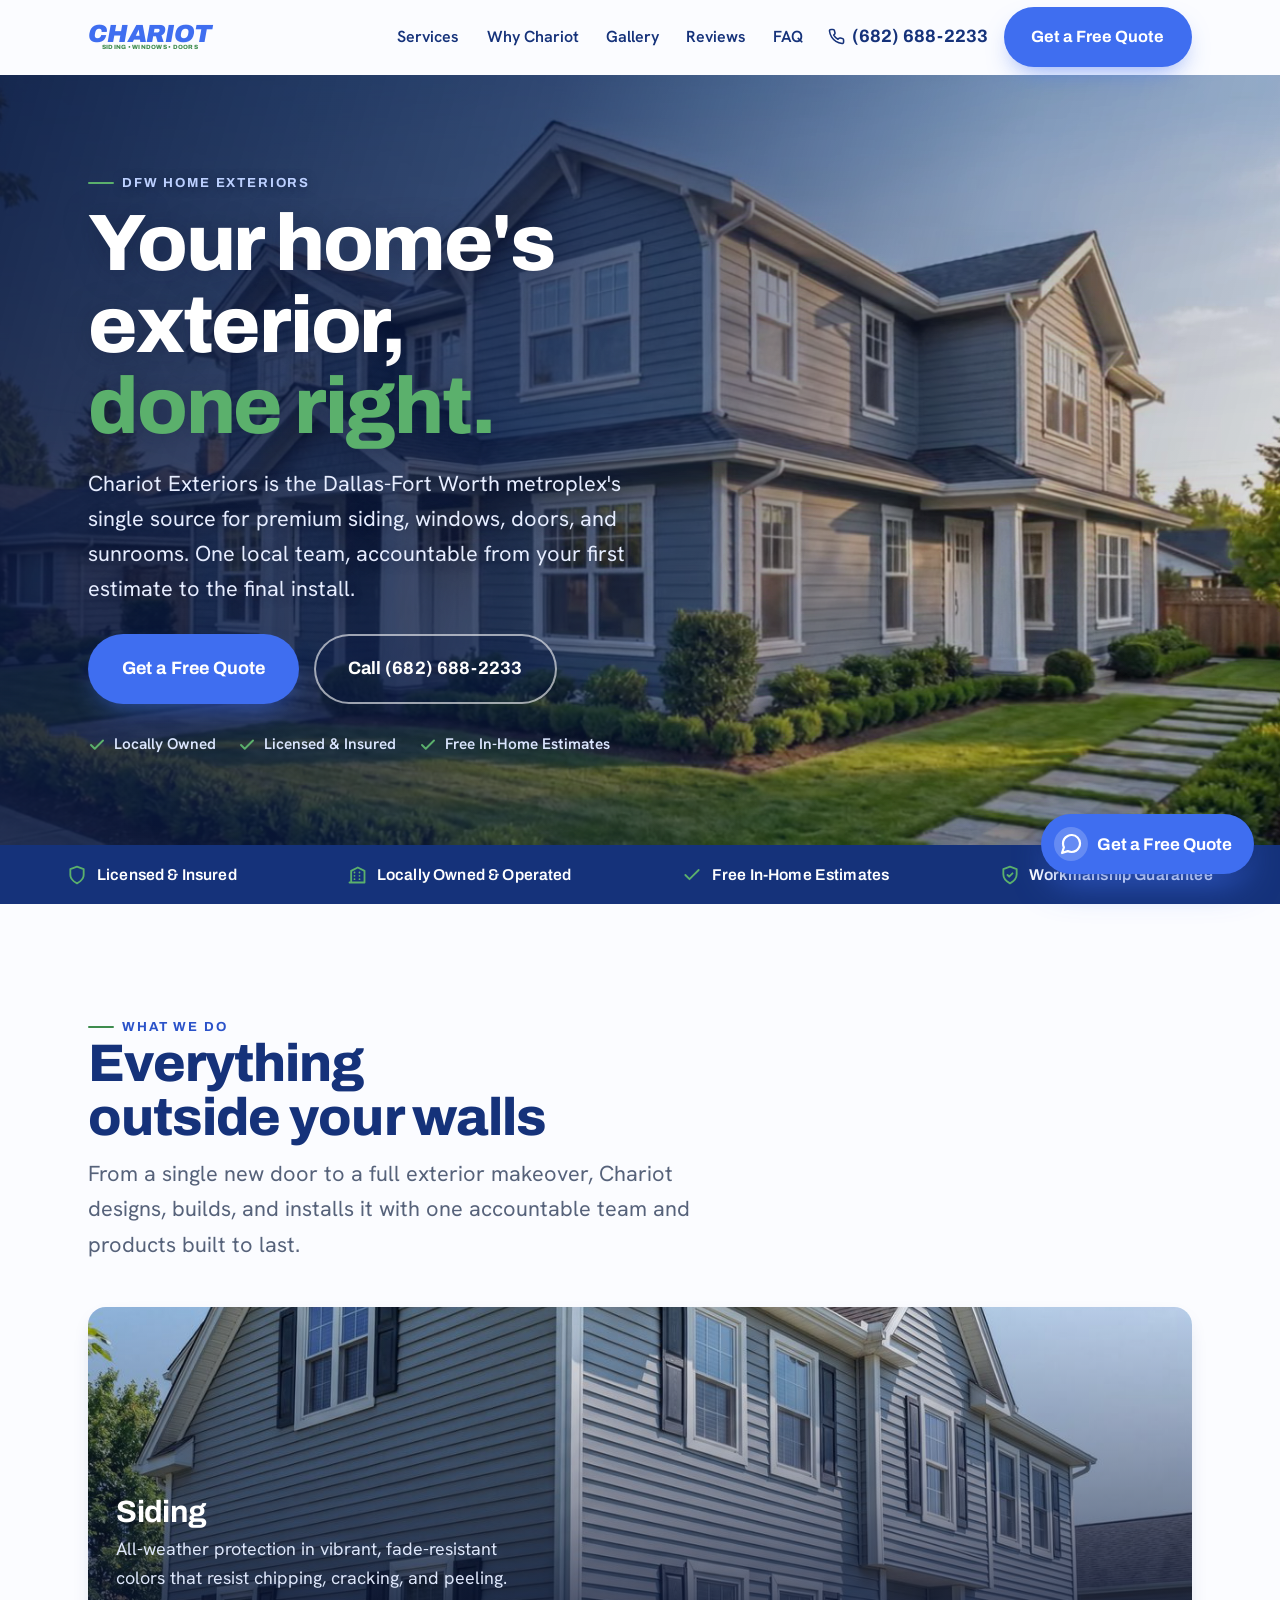
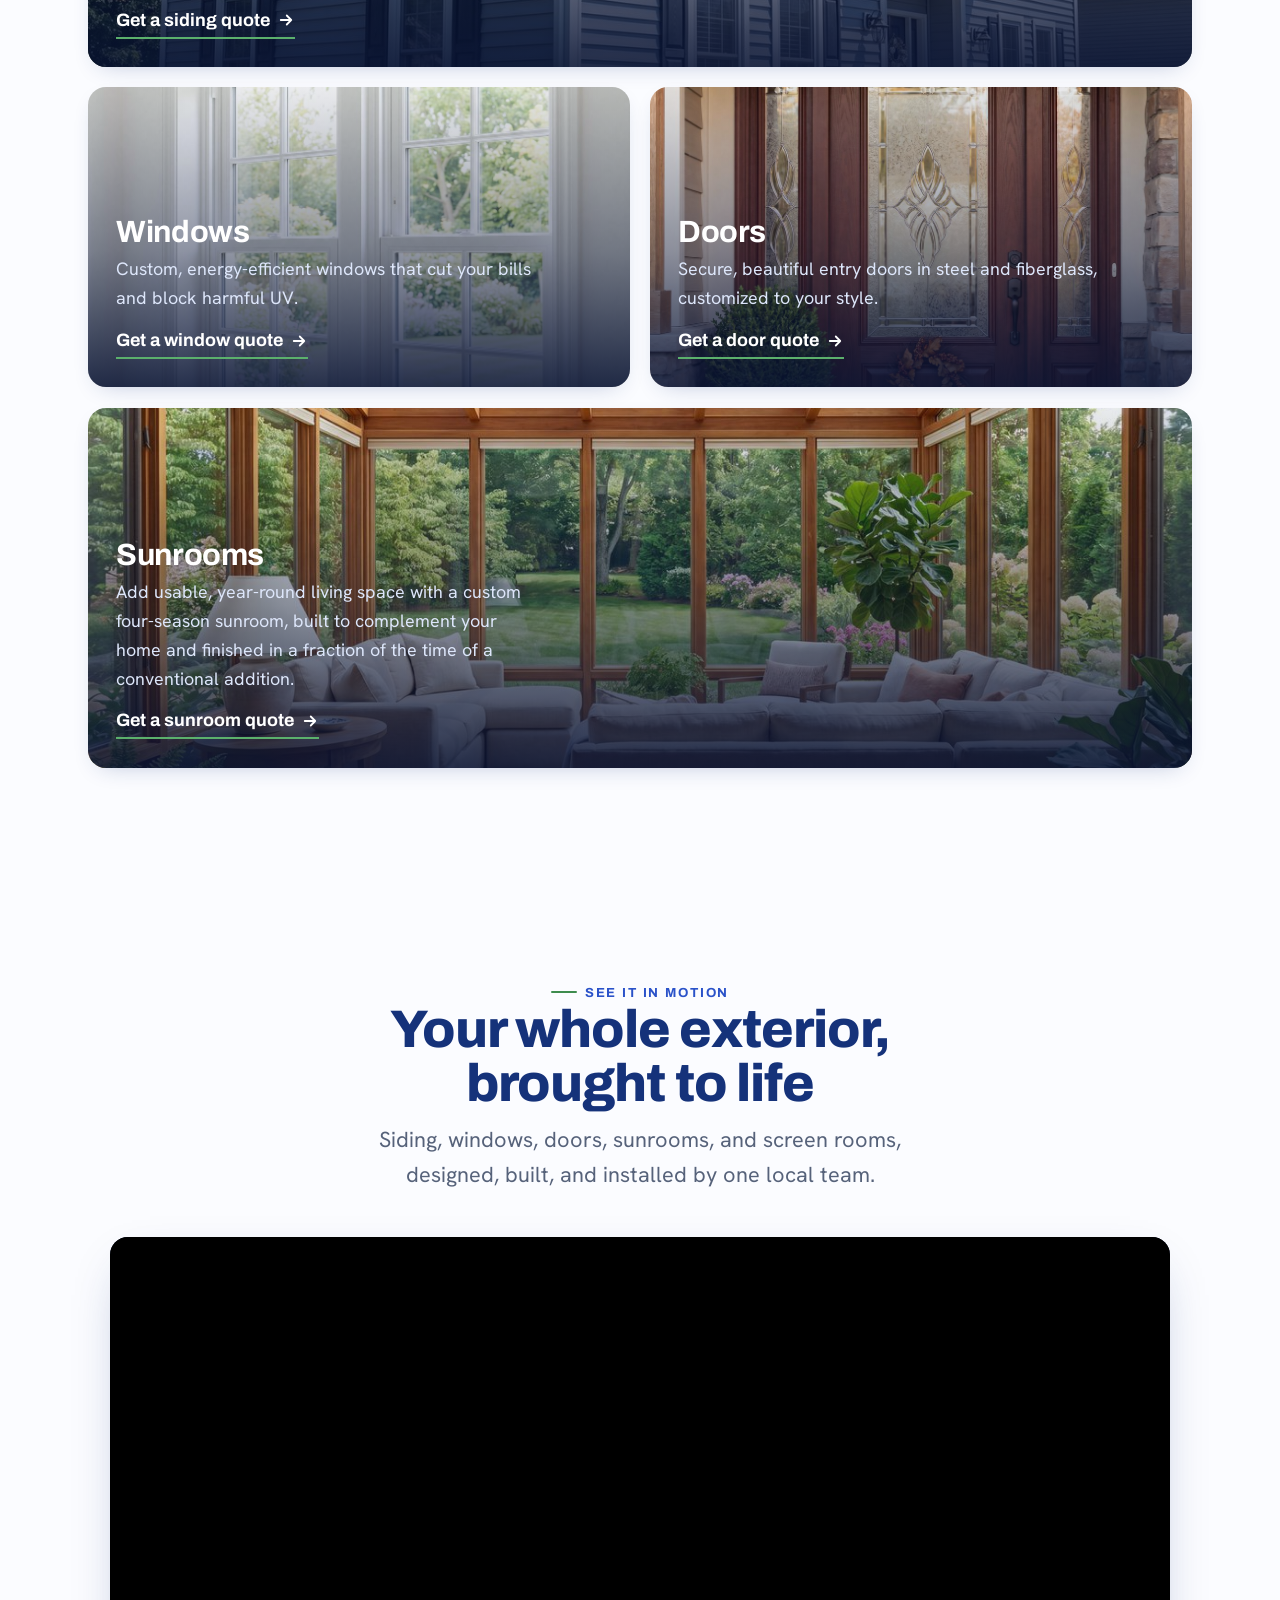
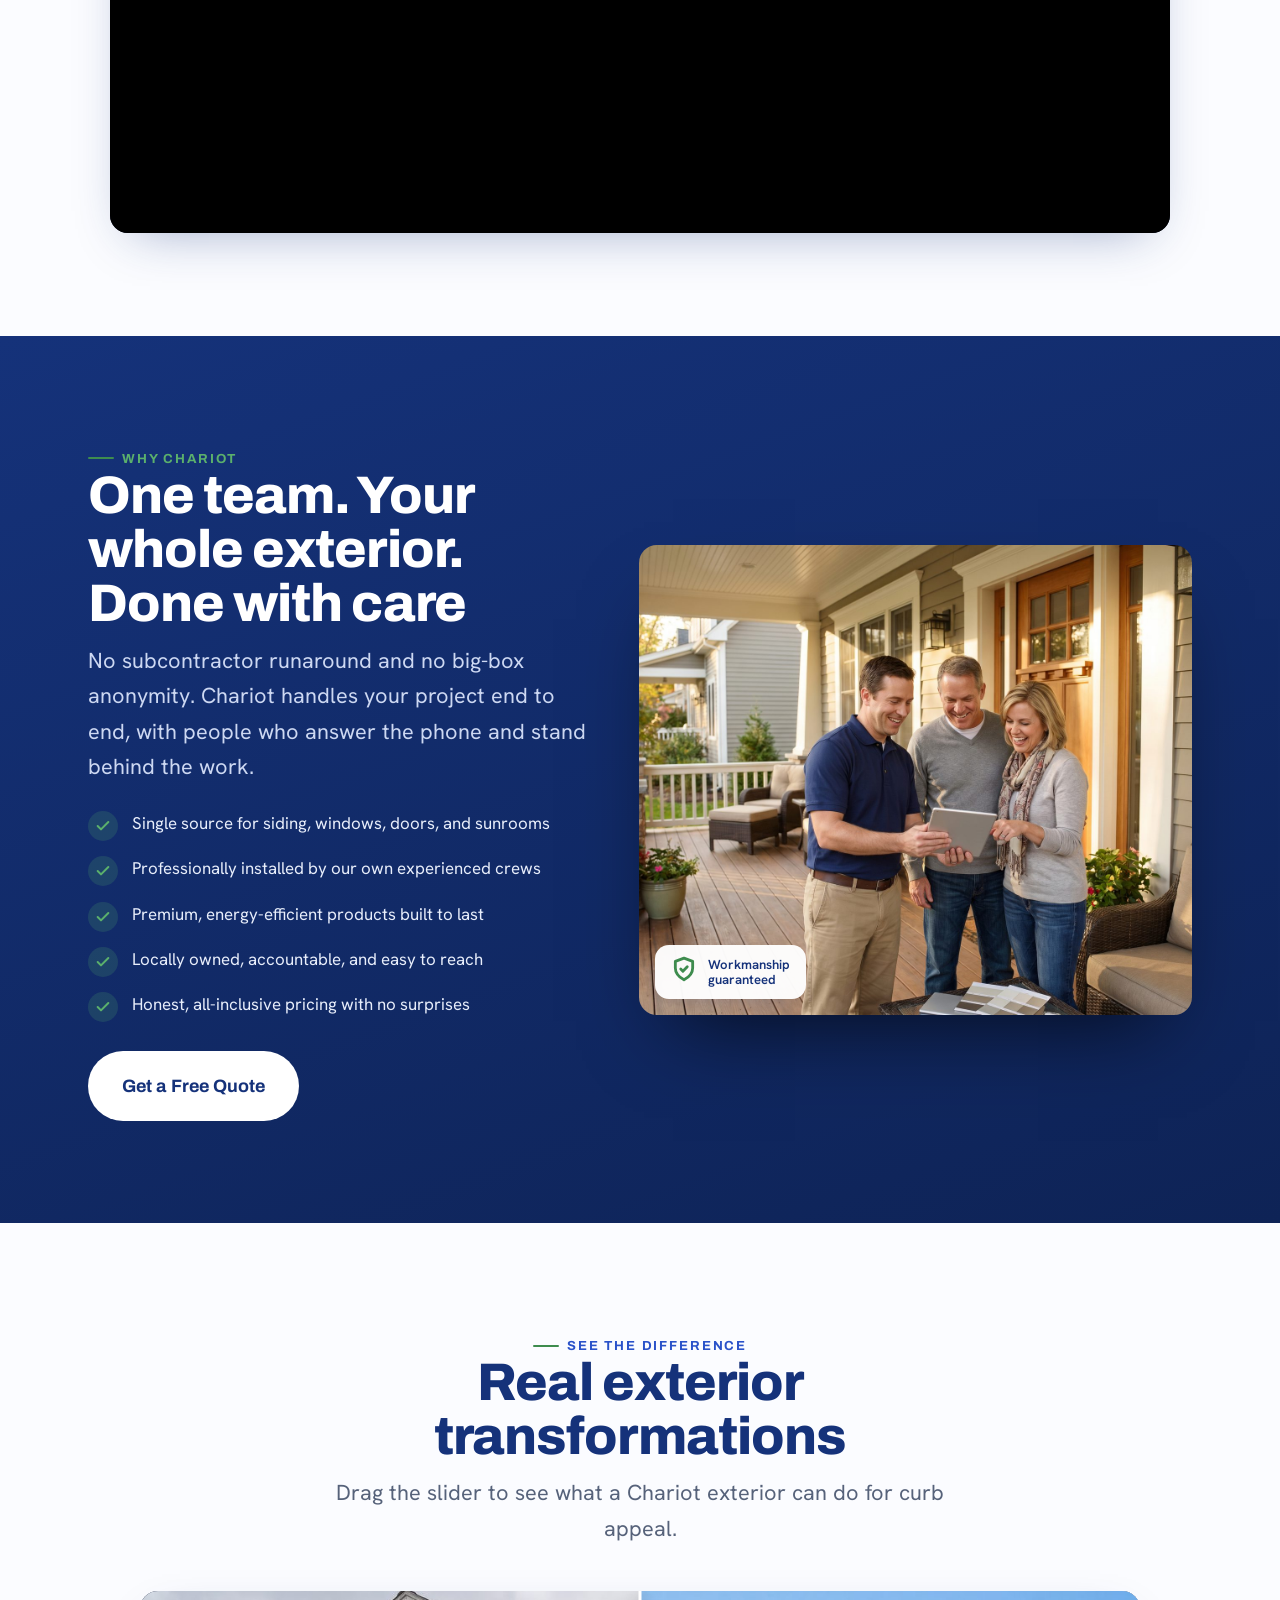
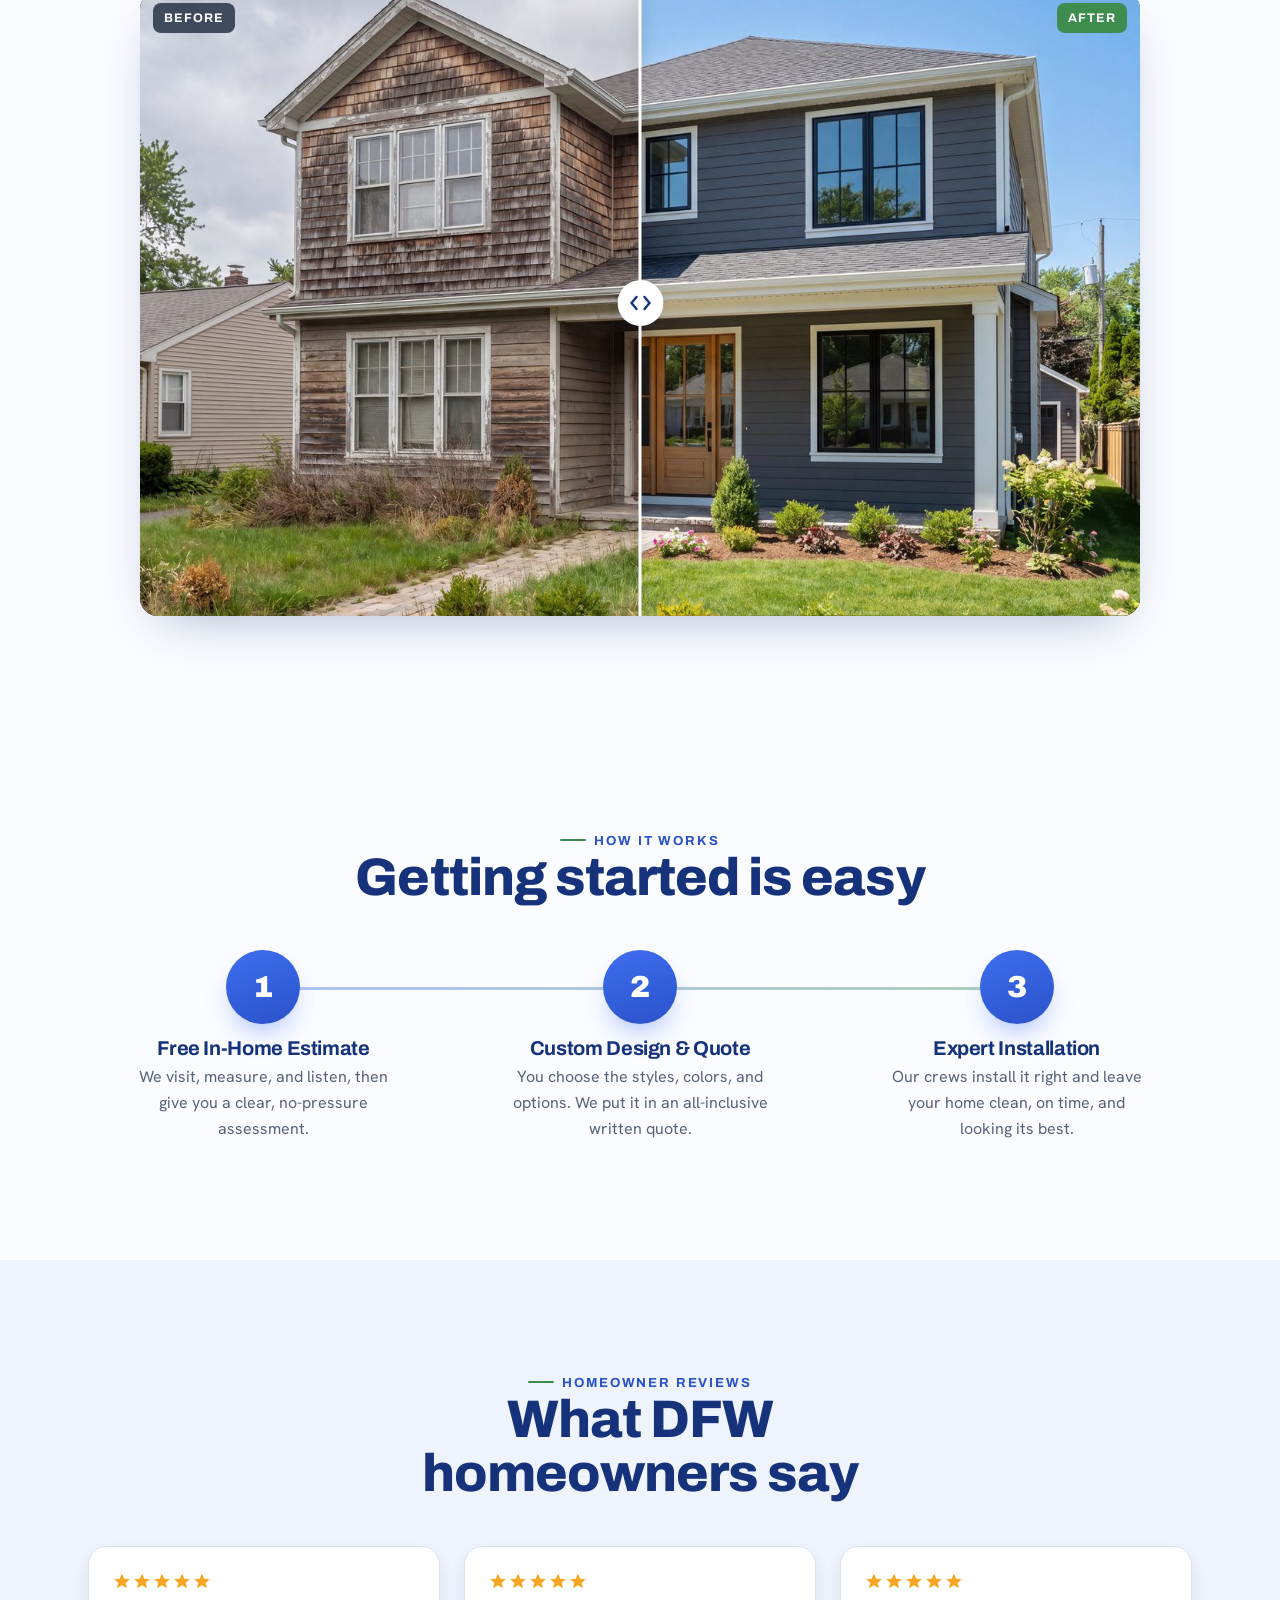
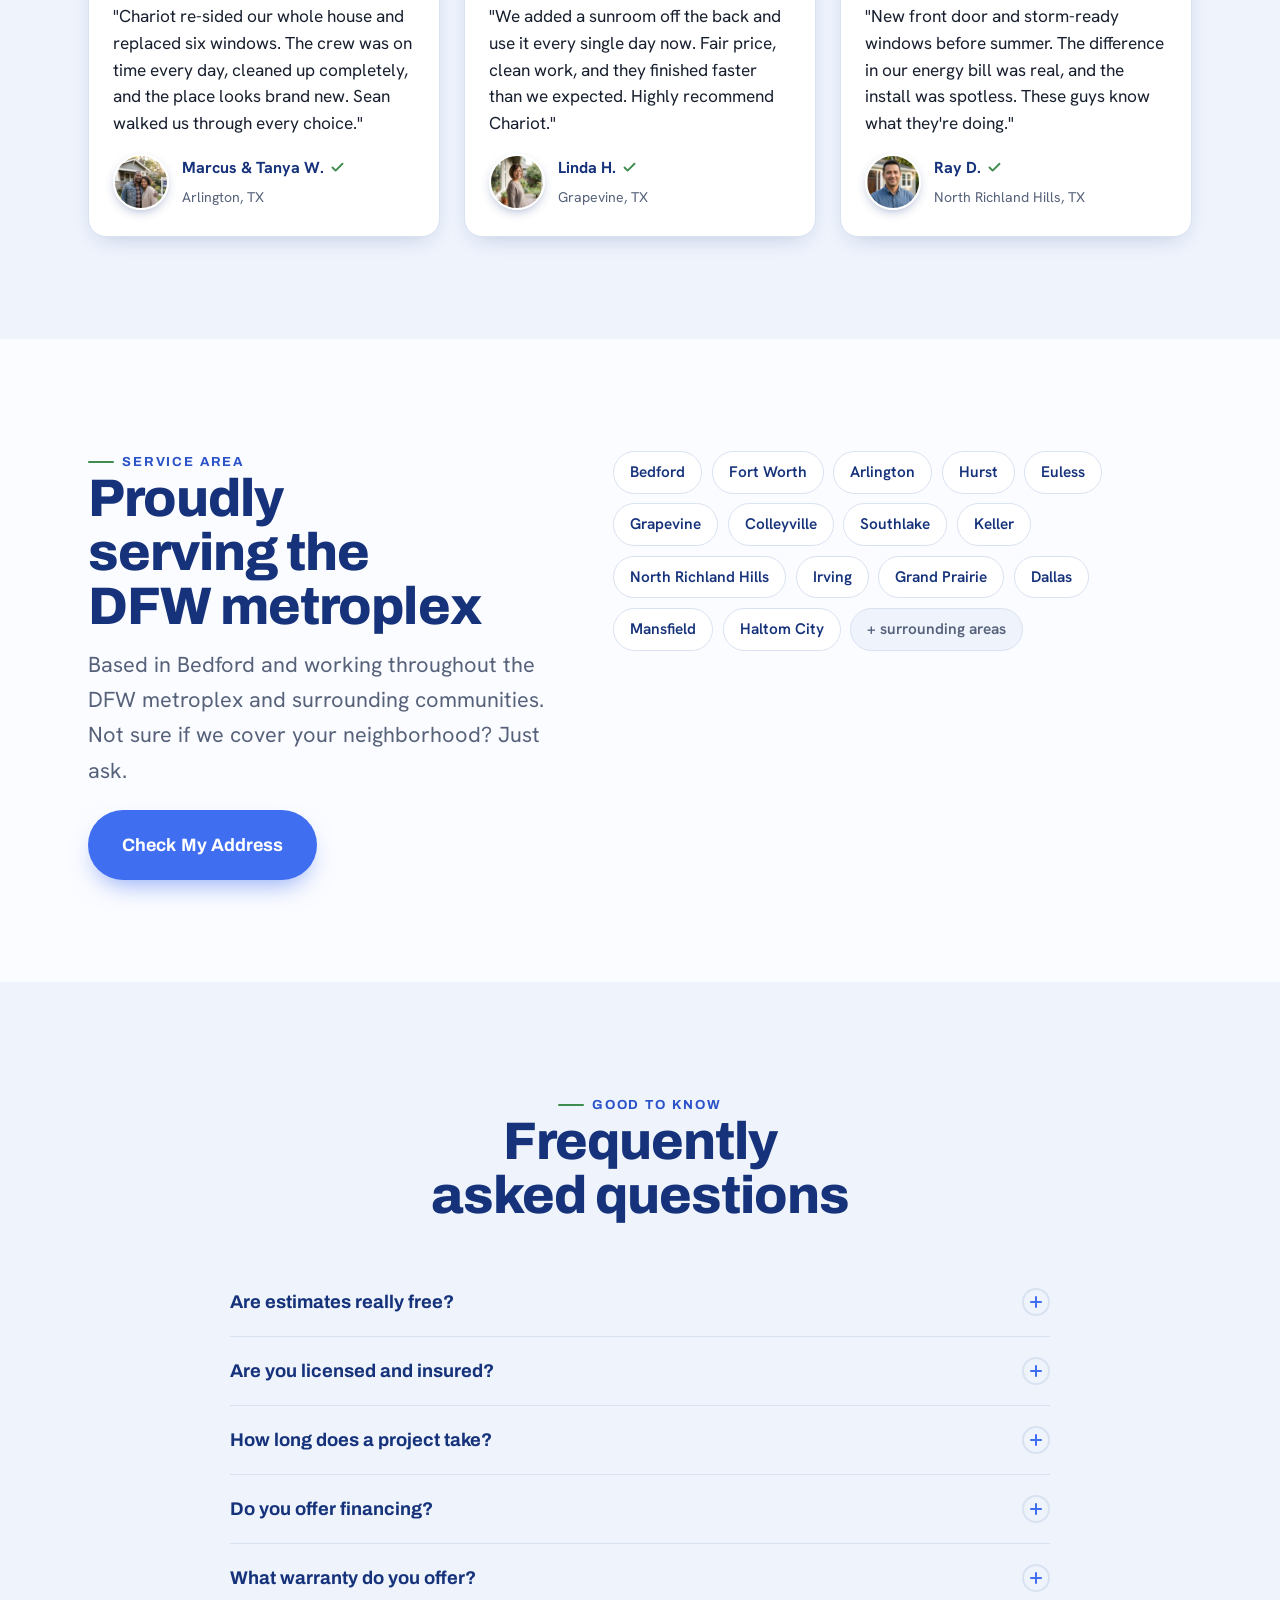
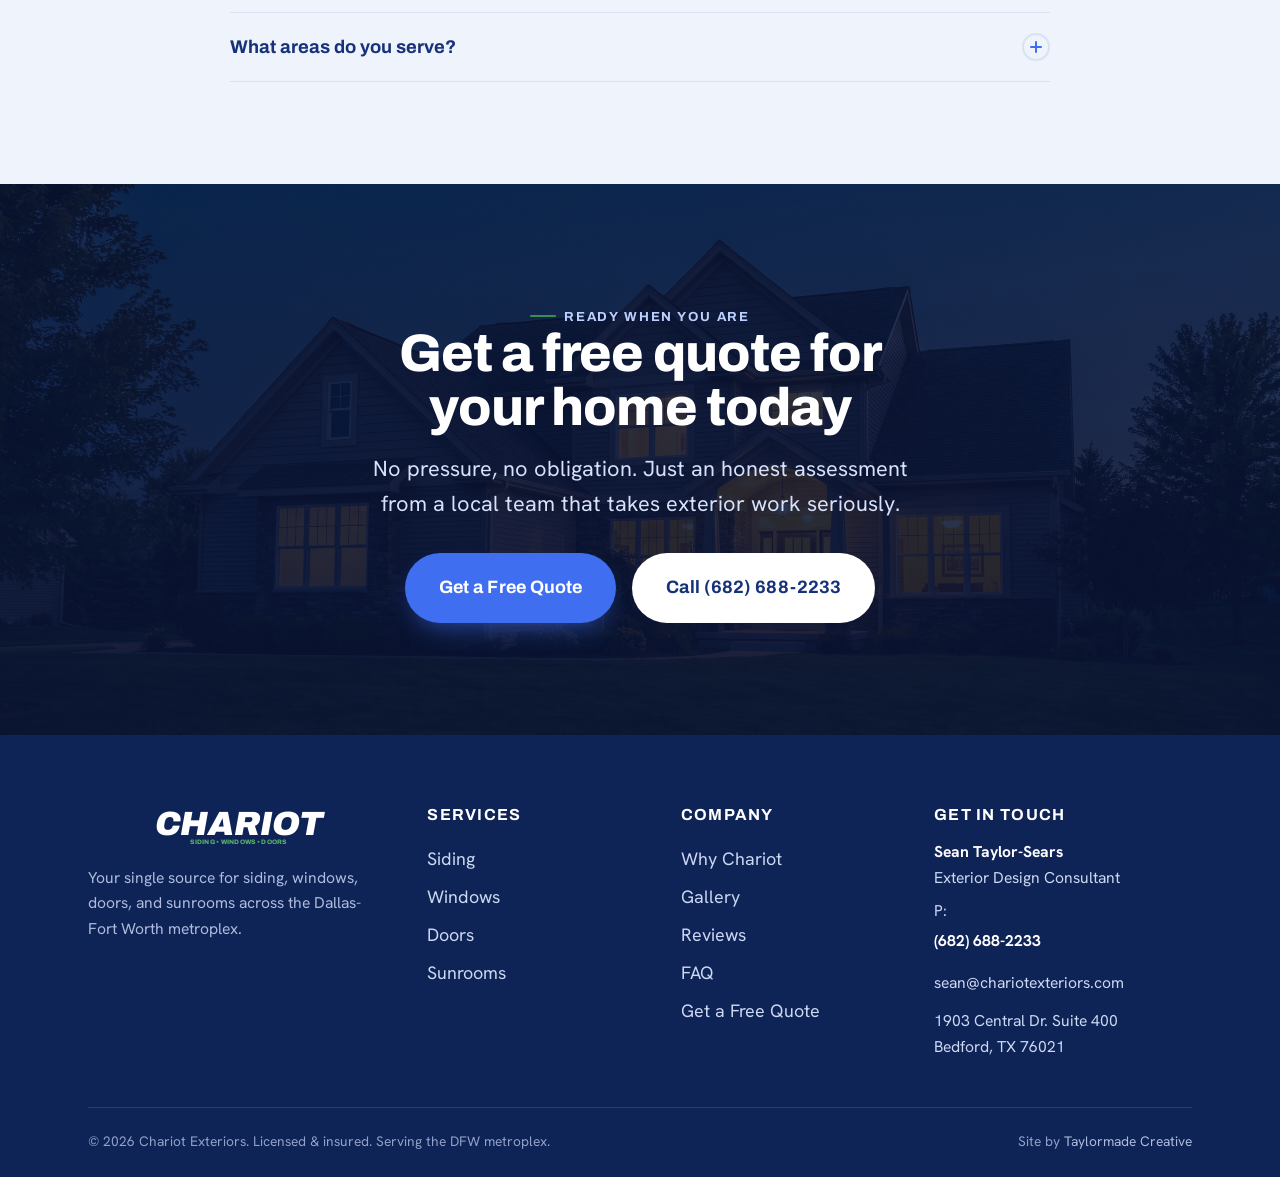
<file: index.html>
<!DOCTYPE html>
<html lang="en">
<head>
<meta charset="utf-8">
<meta name="viewport" content="width=device-width, initial-scale=1">
<title>Chariot Exteriors | Siding, Windows, Doors & Sunrooms in DFW</title>
<meta name="description" content="Chariot Exteriors is your single source for siding, windows, doors, and sunrooms across the Dallas-Fort Worth metroplex. Locally owned, professionally installed. Get a free in-home estimate.">
<meta property="og:title" content="Get a Free Quote | Chariot Exteriors - DFW Siding, Windows, Doors & Sunrooms">
<meta property="og:description" content="Locally owned DFW home-exterior pros. Siding, windows, doors & sunrooms, professionally installed. Get a free in-home estimate, no obligation.">
<meta property="og:type" content="website">
<meta property="og:url" content="https://taylormadecreative.github.io/chariot-exteriors/">
<meta property="og:image" content="https://taylormadecreative.github.io/chariot-exteriors/images/og.jpg">
<meta property="og:image:width" content="1200">
<meta property="og:image:height" content="630">
<meta property="og:image:alt" content="Chariot Exteriors - Get a Free Quote. DFW siding, windows, doors and sunrooms.">
<meta name="twitter:card" content="summary_large_image">
<meta name="twitter:title" content="Get a Free Quote | Chariot Exteriors">
<meta name="twitter:description" content="DFW siding, windows, doors & sunrooms, professionally installed. Free in-home estimate, no obligation.">
<meta name="twitter:image" content="https://taylormadecreative.github.io/chariot-exteriors/images/og.jpg">
<link rel="preconnect" href="https://fonts.googleapis.com">
<link rel="preconnect" href="https://fonts.gstatic.com" crossorigin>
<link href="https://fonts.googleapis.com/css2?family=Archivo:ital,wght@0,400;0,600;0,700;0,800;0,900;1,800;1,900&family=Hanken+Grotesk:wght@400;500;600;700&display=swap" rel="stylesheet">
<link rel="stylesheet" href="styles.css">
<link rel="icon" href="data:image/svg+xml,%3Csvg xmlns='http://www.w3.org/2000/svg' viewBox='0 0 100 100'%3E%3Crect width='100' height='100' rx='20' fill='%233F6EF0'/%3E%3Ctext x='50' y='72' font-family='Archivo,sans-serif' font-size='62' font-weight='900' font-style='italic' fill='white' text-anchor='middle'%3EC%3C/text%3E%3C/svg%3E">
<script type="application/ld+json">
{"@context":"https://schema.org","@type":"HomeAndConstructionBusiness","name":"Chariot Exteriors","image":"images/hero.jpg","description":"Siding, windows, doors and sunrooms across the Dallas-Fort Worth metroplex.","telephone":"+1-682-688-2233","email":"sean@chariotexteriors.com","url":"https://chariotexteriors.com","address":{"@type":"PostalAddress","streetAddress":"1903 Central Dr. Suite 400","addressLocality":"Bedford","addressRegion":"TX","postalCode":"76021","addressCountry":"US"},"areaServed":"Dallas-Fort Worth Metroplex","priceRange":"$$"}
</script>
</head>
<body>

<!-- ===================== HEADER ===================== -->
<header class="site-header" id="top">
  <nav class="nav wrap" aria-label="Primary">
    <a href="#top" class="logo" aria-label="Chariot Exteriors home">
      <span class="word">CHARIOT</span><span class="tag">SIDING • WINDOWS • DOORS</span>
    </a>
    <div class="nav-links">
      <a href="#services">Services</a>
      <a href="#why">Why Chariot</a>
      <a href="#gallery">Gallery</a>
      <a href="#reviews">Reviews</a>
      <a href="#faq">FAQ</a>
    </div>
    <div class="nav-cta">
      <a href="tel:+16826882233" class="nav-phone" aria-label="Call Chariot Exteriors at (682) 688-2233">
        <svg aria-hidden="true" focusable="false" width="17" height="17" viewBox="0 0 24 24" fill="none" stroke="currentColor" stroke-width="2.2" stroke-linecap="round" stroke-linejoin="round"><path d="M22 16.92v3a2 2 0 0 1-2.18 2 19.79 19.79 0 0 1-8.63-3.07 19.5 19.5 0 0 1-6-6 19.79 19.79 0 0 1-3.07-8.67A2 2 0 0 1 4.11 2h3a2 2 0 0 1 2 1.72c.13.96.36 1.9.7 2.81a2 2 0 0 1-.45 2.11L8.09 9.91a16 16 0 0 0 6 6l1.27-1.27a2 2 0 0 1 2.11-.45c.9.34 1.85.57 2.81.7A2 2 0 0 1 22 16.92z"/></svg>
        (682) 688-2233
      </a>
      <a href="#quote" class="btn btn-primary">Get a Free Quote</a>
    </div>
    <button class="hamburger" id="hamburger" aria-label="Open menu" aria-expanded="false" aria-controls="mobileMenu"><span></span></button>
  </nav>
</header>

<div class="mobile-menu" id="mobileMenu">
  <a href="#services">Services</a>
  <a href="#why">Why Chariot</a>
  <a href="#gallery">Gallery</a>
  <a href="#reviews">Reviews</a>
  <a href="#faq">FAQ</a>
  <a href="#quote" class="btn btn-primary">Get a Free Quote</a>
  <a href="tel:+16826882233" class="mphone">Call (682) 688-2233</a>
</div>

<!-- ===================== HERO ===================== -->
<section class="hero">
  <div class="hero-bg">
    <img src="images/hero.jpg" alt="A freshly renovated two-story DFW home with new siding and windows at golden hour" fetchpriority="high">
    <video class="hero-video" autoplay muted loop playsinline preload="auto" poster="images/hero.jpg" aria-hidden="true">
      <source src="videos/hero.webm" type="video/webm">
      <source src="videos/hero.mp4" type="video/mp4">
    </video>
  </div>
  <div class="wrap hero-grid">
    <div class="hero-copy">
      <span class="kicker">DFW Home Exteriors</span>
      <h1><span>Your home's exterior,</span> <span class="hl">done right.</span></h1>
      <p class="hero-sub">Chariot Exteriors is the Dallas-Fort Worth metroplex's single source for premium siding, windows, doors, and sunrooms. One local team, accountable from your first estimate to the final install.</p>
      <div class="hero-actions">
        <a href="#quote" class="btn btn-primary btn-lg">Get a Free Quote</a>
        <a href="tel:+16826882233" class="btn btn-outline-light btn-lg">Call (682) 688-2233</a>
      </div>
      <ul class="hero-trust">
        <li><svg aria-hidden="true" focusable="false" width="18" height="18" viewBox="0 0 24 24" fill="none" stroke="currentColor" stroke-width="2.6" stroke-linecap="round" stroke-linejoin="round"><path d="M20 6 9 17l-5-5"/></svg>Locally Owned</li>
        <li><svg aria-hidden="true" focusable="false" width="18" height="18" viewBox="0 0 24 24" fill="none" stroke="currentColor" stroke-width="2.6" stroke-linecap="round" stroke-linejoin="round"><path d="M20 6 9 17l-5-5"/></svg>Licensed &amp; Insured</li>
        <li><svg aria-hidden="true" focusable="false" width="18" height="18" viewBox="0 0 24 24" fill="none" stroke="currentColor" stroke-width="2.6" stroke-linecap="round" stroke-linejoin="round"><path d="M20 6 9 17l-5-5"/></svg>Free In-Home Estimates</li>
      </ul>
    </div>
  </div>
</section>

<!-- ===================== TRUST RIBBON (scrolling marquee) ===================== -->
<div class="ribbon" aria-label="Why homeowners trust Chariot">
  <div class="marquee">
    <ul class="ribbon-set">
      <li><svg aria-hidden="true" focusable="false" width="20" height="20" viewBox="0 0 24 24" fill="none" stroke="currentColor" stroke-width="2.2" stroke-linecap="round" stroke-linejoin="round"><path d="M12 22s8-4 8-10V5l-8-3-8 3v7c0 6 8 10 8 10z"/></svg>Licensed &amp; Insured</li>
      <li><svg aria-hidden="true" focusable="false" width="20" height="20" viewBox="0 0 24 24" fill="none" stroke="currentColor" stroke-width="2.2" stroke-linecap="round" stroke-linejoin="round"><path d="M3 21h18M5 21V7l8-4 8 4v14M9 9h.01M9 13h.01M9 17h.01M15 9h.01M15 13h.01M15 17h.01"/></svg>Locally Owned &amp; Operated</li>
      <li><svg aria-hidden="true" focusable="false" width="20" height="20" viewBox="0 0 24 24" fill="none" stroke="currentColor" stroke-width="2.2" stroke-linecap="round" stroke-linejoin="round"><path d="M20 6 9 17l-5-5"/></svg>Free In-Home Estimates</li>
      <li><svg aria-hidden="true" focusable="false" width="20" height="20" viewBox="0 0 24 24" fill="none" stroke="currentColor" stroke-width="2.2" stroke-linecap="round" stroke-linejoin="round"><path d="M12 2 4 5v6c0 5 3.5 8.5 8 11 4.5-2.5 8-6 8-11V5z"/><path d="m9 12 2 2 4-4"/></svg>Workmanship Guarantee</li>
    </ul>
    <ul class="ribbon-set" aria-hidden="true">
      <li><svg aria-hidden="true" focusable="false" width="20" height="20" viewBox="0 0 24 24" fill="none" stroke="currentColor" stroke-width="2.2" stroke-linecap="round" stroke-linejoin="round"><path d="M12 22s8-4 8-10V5l-8-3-8 3v7c0 6 8 10 8 10z"/></svg>Licensed &amp; Insured</li>
      <li><svg aria-hidden="true" focusable="false" width="20" height="20" viewBox="0 0 24 24" fill="none" stroke="currentColor" stroke-width="2.2" stroke-linecap="round" stroke-linejoin="round"><path d="M3 21h18M5 21V7l8-4 8 4v14M9 9h.01M9 13h.01M9 17h.01M15 9h.01M15 13h.01M15 17h.01"/></svg>Locally Owned &amp; Operated</li>
      <li><svg aria-hidden="true" focusable="false" width="20" height="20" viewBox="0 0 24 24" fill="none" stroke="currentColor" stroke-width="2.2" stroke-linecap="round" stroke-linejoin="round"><path d="M20 6 9 17l-5-5"/></svg>Free In-Home Estimates</li>
      <li><svg aria-hidden="true" focusable="false" width="20" height="20" viewBox="0 0 24 24" fill="none" stroke="currentColor" stroke-width="2.2" stroke-linecap="round" stroke-linejoin="round"><path d="M12 2 4 5v6c0 5 3.5 8.5 8 11 4.5-2.5 8-6 8-11V5z"/><path d="m9 12 2 2 4-4"/></svg>Workmanship Guarantee</li>
    </ul>
  </div>
</div>

<!-- ===================== SERVICES ===================== -->
<section class="section" id="services">
  <div class="wrap">
    <div class="sec-head reveal">
      <span class="kicker">What we do</span>
      <h2>Everything outside your walls</h2>
      <p>From a single new door to a full exterior makeover, Chariot designs, builds, and installs it with one accountable team and products built to last.</p>
    </div>
    <div class="bento">
      <article class="tile feat reveal">
        <img src="images/siding.jpg" alt="A home with fresh blue-gray lap siding and crisp white trim" loading="lazy">
        <div class="body">
          <h3>Siding</h3>
          <p>All-weather protection in vibrant, fade-resistant colors that resist chipping, cracking, and peeling.</p>
          <a href="#quote" data-service="Siding" class="more">Get a siding quote
            <svg aria-hidden="true" focusable="false" width="18" height="18" viewBox="0 0 24 24" fill="none" stroke="currentColor" stroke-width="2.4" stroke-linecap="round" stroke-linejoin="round"><path d="M5 12h14M13 6l6 6-6 6"/></svg></a>
        </div>
      </article>
      <article class="tile reveal d1">
        <img src="images/windows.jpg" alt="Bright white double-hung windows looking out to a sunny green yard" loading="lazy">
        <div class="body">
          <h3>Windows</h3>
          <p>Custom, energy-efficient windows that cut your bills and block harmful UV.</p>
          <a href="#quote" data-service="Windows" class="more">Get a window quote
            <svg aria-hidden="true" focusable="false" width="18" height="18" viewBox="0 0 24 24" fill="none" stroke="currentColor" stroke-width="2.4" stroke-linecap="round" stroke-linejoin="round"><path d="M5 12h14M13 6l6 6-6 6"/></svg></a>
        </div>
      </article>
      <article class="tile reveal d1">
        <img src="images/doors.jpg" alt="An elegant fiberglass front entry door with decorative glass on a welcoming porch" loading="lazy">
        <div class="body">
          <h3>Doors</h3>
          <p>Secure, beautiful entry doors in steel and fiberglass, customized to your style.</p>
          <a href="#quote" data-service="Doors" class="more">Get a door quote
            <svg aria-hidden="true" focusable="false" width="18" height="18" viewBox="0 0 24 24" fill="none" stroke="currentColor" stroke-width="2.4" stroke-linecap="round" stroke-linejoin="round"><path d="M5 12h14M13 6l6 6-6 6"/></svg></a>
        </div>
      </article>
      <article class="tile feat reveal d2">
        <img src="images/sunroom.jpg" alt="A bright furnished four-season sunroom with floor-to-ceiling glass and green views" loading="lazy">
        <div class="body">
          <h3>Sunrooms</h3>
          <p>Add usable, year-round living space with a custom four-season sunroom, built to complement your home and finished in a fraction of the time of a conventional addition.</p>
          <a href="#quote" data-service="Sunrooms" class="more">Get a sunroom quote
            <svg aria-hidden="true" focusable="false" width="18" height="18" viewBox="0 0 24 24" fill="none" stroke="currentColor" stroke-width="2.4" stroke-linecap="round" stroke-linejoin="round"><path d="M5 12h14M13 6l6 6-6 6"/></svg></a>
        </div>
      </article>
    </div>
  </div>
</section>

<!-- ===================== SHOWCASE VIDEO ===================== -->
<section class="section showcase" id="showcase">
  <div class="wrap">
    <div class="sec-head center reveal">
      <span class="kicker">See it in motion</span>
      <h2>Your whole exterior, brought to life</h2>
      <p>Siding, windows, doors, sunrooms, and screen rooms, designed, built, and installed by one local team.</p>
    </div>
    <div class="showcase-frame reveal">
      <video class="showcase-video" muted loop playsinline preload="none" poster="images/showcase-poster.jpg"
             aria-label="Chariot Exteriors product showcase: siding, windows, doors, sunrooms and screen rooms">
        <source src="videos/showcase.webm" type="video/webm">
        <source src="videos/showcase.mp4" type="video/mp4">
      </video>
    </div>
  </div>
</section>

<!-- ===================== WHY ===================== -->
<section class="section why" id="why">
  <div class="wrap why-grid">
    <div class="reveal">
      <span class="kicker" style="color:var(--green-lt)">Why Chariot</span>
      <h2>One team. Your whole exterior. Done with care</h2>
      <p class="lead">No subcontractor runaround and no big-box anonymity. Chariot handles your project end to end, with people who answer the phone and stand behind the work.</p>
      <ul class="why-list">
        <li><span class="ic"><svg aria-hidden="true" focusable="false" width="16" height="16" viewBox="0 0 24 24" fill="none" stroke="currentColor" stroke-width="3" stroke-linecap="round" stroke-linejoin="round"><path d="M20 6 9 17l-5-5"/></svg></span>Single source for siding, windows, doors, and sunrooms</li>
        <li><span class="ic"><svg aria-hidden="true" focusable="false" width="16" height="16" viewBox="0 0 24 24" fill="none" stroke="currentColor" stroke-width="3" stroke-linecap="round" stroke-linejoin="round"><path d="M20 6 9 17l-5-5"/></svg></span>Professionally installed by our own experienced crews</li>
        <li><span class="ic"><svg aria-hidden="true" focusable="false" width="16" height="16" viewBox="0 0 24 24" fill="none" stroke="currentColor" stroke-width="3" stroke-linecap="round" stroke-linejoin="round"><path d="M20 6 9 17l-5-5"/></svg></span>Premium, energy-efficient products built to last</li>
        <li><span class="ic"><svg aria-hidden="true" focusable="false" width="16" height="16" viewBox="0 0 24 24" fill="none" stroke="currentColor" stroke-width="3" stroke-linecap="round" stroke-linejoin="round"><path d="M20 6 9 17l-5-5"/></svg></span>Locally owned, accountable, and easy to reach</li>
        <li><span class="ic"><svg aria-hidden="true" focusable="false" width="16" height="16" viewBox="0 0 24 24" fill="none" stroke="currentColor" stroke-width="3" stroke-linecap="round" stroke-linejoin="round"><path d="M20 6 9 17l-5-5"/></svg></span>Honest, all-inclusive pricing with no surprises</li>
      </ul>
      <a href="#quote" class="btn btn-on-dark btn-lg">Get a Free Quote</a>
    </div>
    <div class="why-media reveal d1">
      <img src="images/consult.jpg" alt="A friendly Chariot consultant reviewing exterior options with a homeowner couple on their porch" loading="lazy">
      <div class="why-badge">
        <span class="n"><svg aria-hidden="true" focusable="false" width="26" height="26" viewBox="0 0 24 24" fill="none" stroke="#3E8C4E" stroke-width="2.6" stroke-linecap="round" stroke-linejoin="round"><path d="M12 2 4 5v6c0 5 3.5 8.5 8 11 4.5-2.5 8-6 8-11V5z"/><path d="m9 12 2 2 4-4"/></svg></span>
        <span class="t">Workmanship<br>guaranteed</span>
      </div>
    </div>
  </div>
</section>

<!-- ===================== GALLERY / BEFORE-AFTER ===================== -->
<section class="section" id="gallery">
  <div class="wrap">
    <div class="sec-head center reveal">
      <span class="kicker">See the difference</span>
      <h2>Real exterior transformations</h2>
      <p>Drag the slider to see what a Chariot exterior can do for curb appeal.</p>
    </div>
    <div class="ba-wrap">
      <div class="ba-slider reveal" id="baSlider" style="--pos:50%">
        <img class="ba-before" src="images/home-before.jpg" alt="A tired two-story home before renovation with worn siding and dated windows">
        <img class="ba-after" src="images/home-after.jpg" alt="The same home after a full Chariot exterior renovation with new siding, windows and door">
        <span class="ba-tag b">Before</span>
        <span class="ba-tag a">After</span>
        <div class="ba-handle"></div>
        <input type="range" min="0" max="100" value="50" id="baRange" aria-label="Reveal before and after" style="position:absolute;inset:0;width:100%;height:100%;opacity:0;cursor:ew-resize;margin:0">
      </div>
    </div>
  </div>
</section>

<!-- ===================== PROCESS ===================== -->
<section class="section reviews" id="process" style="background:var(--paper)">
  <div class="wrap">
    <div class="sec-head center reveal">
      <span class="kicker">How it works</span>
      <h2>Getting started is easy</h2>
    </div>
    <div class="steps">
      <div class="step reveal"><div class="num">1</div><h3>Free In-Home Estimate</h3><p>We visit, measure, and listen, then give you a clear, no-pressure assessment.</p></div>
      <div class="step reveal d1"><div class="num">2</div><h3>Custom Design &amp; Quote</h3><p>You choose the styles, colors, and options. We put it in an all-inclusive written quote.</p></div>
      <div class="step reveal d2"><div class="num">3</div><h3>Expert Installation</h3><p>Our crews install it right and leave your home clean, on time, and looking its best.</p></div>
    </div>
  </div>
</section>

<!-- ===================== TESTIMONIALS ===================== -->
<section class="section reviews" id="reviews">
  <div class="wrap">
    <div class="sec-head center reveal">
      <span class="kicker">Homeowner reviews</span>
      <h2>What DFW homeowners say</h2>
    </div>
    <div class="review-grid">
      <article class="review reveal">
        <div class="stars" aria-label="5 out of 5 stars">
          <svg aria-hidden="true" focusable="false" width="18" height="18" viewBox="0 0 24 24" fill="#F5A623"><path d="m12 2 3 6.9 7.5.6-5.7 4.9 1.8 7.3L12 17.8 5.4 21.7l1.8-7.3L1.5 9.5 9 8.9z"/></svg><svg aria-hidden="true" focusable="false" width="18" height="18" viewBox="0 0 24 24" fill="#F5A623"><path d="m12 2 3 6.9 7.5.6-5.7 4.9 1.8 7.3L12 17.8 5.4 21.7l1.8-7.3L1.5 9.5 9 8.9z"/></svg><svg aria-hidden="true" focusable="false" width="18" height="18" viewBox="0 0 24 24" fill="#F5A623"><path d="m12 2 3 6.9 7.5.6-5.7 4.9 1.8 7.3L12 17.8 5.4 21.7l1.8-7.3L1.5 9.5 9 8.9z"/></svg><svg aria-hidden="true" focusable="false" width="18" height="18" viewBox="0 0 24 24" fill="#F5A623"><path d="m12 2 3 6.9 7.5.6-5.7 4.9 1.8 7.3L12 17.8 5.4 21.7l1.8-7.3L1.5 9.5 9 8.9z"/></svg><svg aria-hidden="true" focusable="false" width="18" height="18" viewBox="0 0 24 24" fill="#F5A623"><path d="m12 2 3 6.9 7.5.6-5.7 4.9 1.8 7.3L12 17.8 5.4 21.7l1.8-7.3L1.5 9.5 9 8.9z"/></svg>
        </div>
        <blockquote>"Chariot re-sided our whole house and replaced six windows. The crew was on time every day, cleaned up completely, and the place looks brand new. Sean walked us through every choice."</blockquote>
        <div class="who"><img class="av" src="images/portrait-couple.jpg" alt="Marcus and Tanya, Chariot customers in Arlington" loading="lazy"><div><b>Marcus &amp; Tanya W. <svg class="vrf" width="15" height="15" viewBox="0 0 24 24" fill="none" stroke="currentColor" stroke-width="3" stroke-linecap="round" stroke-linejoin="round"><title>Verified homeowner</title><path d="M20 6 9 17l-5-5"/></svg></b><span>Arlington, TX</span></div></div>
      </article>
      <article class="review reveal d1">
        <div class="stars" aria-label="5 out of 5 stars">
          <svg aria-hidden="true" focusable="false" width="18" height="18" viewBox="0 0 24 24" fill="#F5A623"><path d="m12 2 3 6.9 7.5.6-5.7 4.9 1.8 7.3L12 17.8 5.4 21.7l1.8-7.3L1.5 9.5 9 8.9z"/></svg><svg aria-hidden="true" focusable="false" width="18" height="18" viewBox="0 0 24 24" fill="#F5A623"><path d="m12 2 3 6.9 7.5.6-5.7 4.9 1.8 7.3L12 17.8 5.4 21.7l1.8-7.3L1.5 9.5 9 8.9z"/></svg><svg aria-hidden="true" focusable="false" width="18" height="18" viewBox="0 0 24 24" fill="#F5A623"><path d="m12 2 3 6.9 7.5.6-5.7 4.9 1.8 7.3L12 17.8 5.4 21.7l1.8-7.3L1.5 9.5 9 8.9z"/></svg><svg aria-hidden="true" focusable="false" width="18" height="18" viewBox="0 0 24 24" fill="#F5A623"><path d="m12 2 3 6.9 7.5.6-5.7 4.9 1.8 7.3L12 17.8 5.4 21.7l1.8-7.3L1.5 9.5 9 8.9z"/></svg><svg aria-hidden="true" focusable="false" width="18" height="18" viewBox="0 0 24 24" fill="#F5A623"><path d="m12 2 3 6.9 7.5.6-5.7 4.9 1.8 7.3L12 17.8 5.4 21.7l1.8-7.3L1.5 9.5 9 8.9z"/></svg>
        </div>
        <blockquote>"We added a sunroom off the back and use it every single day now. Fair price, clean work, and they finished faster than we expected. Highly recommend Chariot."</blockquote>
        <div class="who"><img class="av" src="images/portrait-linda.jpg" alt="Linda, a Chariot customer in Grapevine" loading="lazy"><div><b>Linda H. <svg class="vrf" width="15" height="15" viewBox="0 0 24 24" fill="none" stroke="currentColor" stroke-width="3" stroke-linecap="round" stroke-linejoin="round"><title>Verified homeowner</title><path d="M20 6 9 17l-5-5"/></svg></b><span>Grapevine, TX</span></div></div>
      </article>
      <article class="review reveal d2">
        <div class="stars" aria-label="5 out of 5 stars">
          <svg aria-hidden="true" focusable="false" width="18" height="18" viewBox="0 0 24 24" fill="#F5A623"><path d="m12 2 3 6.9 7.5.6-5.7 4.9 1.8 7.3L12 17.8 5.4 21.7l1.8-7.3L1.5 9.5 9 8.9z"/></svg><svg aria-hidden="true" focusable="false" width="18" height="18" viewBox="0 0 24 24" fill="#F5A623"><path d="m12 2 3 6.9 7.5.6-5.7 4.9 1.8 7.3L12 17.8 5.4 21.7l1.8-7.3L1.5 9.5 9 8.9z"/></svg><svg aria-hidden="true" focusable="false" width="18" height="18" viewBox="0 0 24 24" fill="#F5A623"><path d="m12 2 3 6.9 7.5.6-5.7 4.9 1.8 7.3L12 17.8 5.4 21.7l1.8-7.3L1.5 9.5 9 8.9z"/></svg><svg aria-hidden="true" focusable="false" width="18" height="18" viewBox="0 0 24 24" fill="#F5A623"><path d="m12 2 3 6.9 7.5.6-5.7 4.9 1.8 7.3L12 17.8 5.4 21.7l1.8-7.3L1.5 9.5 9 8.9z"/></svg><svg aria-hidden="true" focusable="false" width="18" height="18" viewBox="0 0 24 24" fill="#F5A623"><path d="m12 2 3 6.9 7.5.6-5.7 4.9 1.8 7.3L12 17.8 5.4 21.7l1.8-7.3L1.5 9.5 9 8.9z"/></svg>
        </div>
        <blockquote>"New front door and storm-ready windows before summer. The difference in our energy bill was real, and the install was spotless. These guys know what they're doing."</blockquote>
        <div class="who"><img class="av" src="images/portrait-ray.jpg" alt="Ray, a Chariot customer in North Richland Hills" loading="lazy"><div><b>Ray D. <svg class="vrf" width="15" height="15" viewBox="0 0 24 24" fill="none" stroke="currentColor" stroke-width="3" stroke-linecap="round" stroke-linejoin="round"><title>Verified homeowner</title><path d="M20 6 9 17l-5-5"/></svg></b><span>North Richland Hills, TX</span></div></div>
      </article>
    </div>
  </div>
</section>

<!-- ===================== SERVICE AREA ===================== -->
<section class="section" id="area">
  <div class="wrap area-grid">
    <div class="reveal">
      <span class="kicker">Service area</span>
      <h2>Proudly serving the DFW metroplex</h2>
      <p style="color:var(--muted);font-size:var(--lead);margin:.8rem 0 1.4rem">Based in Bedford and working throughout the DFW metroplex and surrounding communities. Not sure if we cover your neighborhood? Just ask.</p>
      <a href="#quote" class="btn btn-primary btn-lg">Check My Address</a>
    </div>
    <div class="cities reveal d1">
      <span>Bedford</span><span>Fort Worth</span><span>Arlington</span><span>Hurst</span><span>Euless</span>
      <span>Grapevine</span><span>Colleyville</span><span>Southlake</span><span>Keller</span><span>North Richland Hills</span>
      <span>Irving</span><span>Grand Prairie</span><span>Dallas</span><span>Mansfield</span><span>Haltom City</span>
      <span class="more">+ surrounding areas</span>
    </div>
  </div>
</section>

<!-- ===================== FAQ ===================== -->
<section class="section reviews" id="faq" style="background:var(--mist)">
  <div class="wrap">
    <div class="sec-head center reveal">
      <span class="kicker">Good to know</span>
      <h2>Frequently asked questions</h2>
    </div>
    <div class="faq reveal">
      <div class="qa">
        <button aria-expanded="false" aria-controls="faq1"><span>Are estimates really free?</span><span class="ico"></span></button>
        <div class="ans" id="faq1"><div><p>Yes. Every in-home estimate is free and comes with no obligation. We measure, talk through your options, and give you a clear written quote.</p></div></div>
      </div>
      <div class="qa">
        <button aria-expanded="false" aria-controls="faq2"><span>Are you licensed and insured?</span><span class="ico"></span></button>
        <div class="ans" id="faq2"><div><p>Yes. Chariot Exteriors is licensed and fully insured, and our work is performed by our own experienced installation crews.</p></div></div>
      </div>
      <div class="qa">
        <button aria-expanded="false" aria-controls="faq3"><span>How long does a project take?</span><span class="ico"></span></button>
        <div class="ans" id="faq3"><div><p>It depends on scope. Many door and window jobs are completed in a day or two, while full siding or sunroom projects take longer. We give you a realistic timeline in your written quote.</p></div></div>
      </div>
      <div class="qa">
        <button aria-expanded="false" aria-controls="faq4"><span>Do you offer financing?</span><span class="ico"></span></button>
        <div class="ans" id="faq4"><div><p>Financing options may be available depending on your project. Ask your Chariot consultant during your free estimate and we'll walk you through what makes sense.</p></div></div>
      </div>
      <div class="qa">
        <button aria-expanded="false" aria-controls="faq5"><span>What warranty do you offer?</span><span class="ico"></span></button>
        <div class="ans" id="faq5"><div><p>Our products carry manufacturer warranties, and we stand behind our workmanship. Coverage varies by product, so we'll give you the full written details before you decide.</p></div></div>
      </div>
      <div class="qa">
        <button aria-expanded="false" aria-controls="faq6"><span>What areas do you serve?</span><span class="ico"></span></button>
        <div class="ans" id="faq6"><div><p>We serve Bedford, Fort Worth, Arlington, Grapevine, Southlake, Keller, North Richland Hills, Irving, Dallas, and communities throughout the DFW metroplex. If you're nearby, reach out and we'll confirm.</p></div></div>
      </div>
    </div>
  </div>
</section>

<!-- ===================== FINAL CTA ===================== -->
<section class="cta-band">
  <img src="images/cta.jpg" alt="A handsome DFW home glowing warmly at dusk after a Chariot exterior renovation">
  <div class="inner wrap">
    <span class="kicker center" style="color:#bcd0ff;display:inline-flex">Ready when you are</span>
    <h2>Get a free quote for your home today</h2>
    <p>No pressure, no obligation. Just an honest assessment from a local team that takes exterior work seriously.</p>
    <div class="cta-actions">
      <a href="#quote" class="btn btn-primary btn-lg">Get a Free Quote</a>
      <a href="tel:+16826882233" class="btn btn-on-dark btn-lg">Call (682) 688-2233</a>
    </div>
  </div>
</section>

<!-- ===================== FOOTER ===================== -->
<footer class="footer">
  <div class="wrap">
    <div class="foot-grid">
      <div class="foot-about">
        <a href="#top" class="logo on-dark lg"><span class="word">CHARIOT</span><span class="tag">SIDING • WINDOWS • DOORS</span></a>
        <p style="margin-top:1rem">Your single source for siding, windows, doors, and sunrooms across the Dallas-Fort Worth metroplex.</p>
      </div>
      <div>
        <h3>Services</h3>
        <a href="#services">Siding</a><a href="#services">Windows</a><a href="#services">Doors</a><a href="#services">Sunrooms</a>
      </div>
      <div>
        <h3>Company</h3>
        <a href="#why">Why Chariot</a><a href="#gallery">Gallery</a><a href="#reviews">Reviews</a><a href="#faq">FAQ</a><a href="#quote">Get a Free Quote</a>
      </div>
      <div class="foot-contact">
        <h3>Get in touch</h3>
        <div><b>Sean Taylor-Sears</b><br>Exterior Design Consultant</div>
        <div>P: <a href="tel:+16826882233"><b>(682) 688-2233</b></a></div>
        <div><a href="mailto:sean@chariotexteriors.com">sean@chariotexteriors.com</a></div>
        <div>1903 Central Dr. Suite 400<br>Bedford, TX 76021</div>
      </div>
    </div>
    <div class="foot-bottom">
      <span>© <span id="yr"></span> Chariot Exteriors. Licensed &amp; insured. Serving the DFW metroplex.</span>
      <span>Site by <a href="https://www.taylormadecreative.net" target="_blank" rel="noopener">Taylormade Creative</a></span>
    </div>
  </div>
</footer>

<!-- ===================== FLOATING QUOTE WIDGET ===================== -->
<button class="fab" id="quoteFab" aria-haspopup="dialog" aria-expanded="false" aria-controls="quotePanel">
  <span class="fab-ic">
    <svg aria-hidden="true" focusable="false" width="24" height="24" viewBox="0 0 24 24" fill="none" stroke="currentColor" stroke-width="2.2" stroke-linecap="round" stroke-linejoin="round"><path d="M21 11.5a8.38 8.38 0 0 1-.9 3.8 8.5 8.5 0 0 1-7.6 4.7 8.38 8.38 0 0 1-3.8-.9L3 21l1.9-5.7a8.38 8.38 0 0 1-.9-3.8 8.5 8.5 0 0 1 4.7-7.6 8.38 8.38 0 0 1 3.8-.9h.5a8.48 8.48 0 0 1 8 8z"/></svg>
  </span>
  <span class="fab-label">Get a Free Quote</span>
</button>

<div class="quote-backdrop" id="quoteBackdrop" hidden></div>

<div class="quote-widget" id="quotePanel" role="dialog" aria-modal="true" aria-labelledby="qwTitle" hidden>
  <div class="qw-head">
    <div class="qw-head-txt">
      <strong id="qwTitle">Get a Free Quote</strong>
      <span>Free in-home estimate. No obligation.</span>
    </div>
    <button class="qw-close" id="quoteClose" aria-label="Close quote form">
      <svg aria-hidden="true" focusable="false" width="20" height="20" viewBox="0 0 24 24" fill="none" stroke="currentColor" stroke-width="2.4" stroke-linecap="round"><path d="M6 6l12 12M18 6 6 18"/></svg>
    </button>
  </div>
  <form class="qw-form" id="quoteForm" action="https://formsubmit.co/ajax/sean@chariotexteriors.com" method="POST" novalidate>
    <input type="hidden" name="_subject" value="New Chariot Exteriors quote request">
    <input type="hidden" name="_template" value="table">
    <input type="hidden" name="_captcha" value="false">
    <input type="text" name="_honey" class="hp" tabindex="-1" autocomplete="off" aria-hidden="true">
    <div class="field"><label for="name">Full name</label><input id="name" name="Name" type="text" required autocomplete="name" placeholder="Jane Homeowner"></div>
    <div class="field"><label for="phone">Phone</label><input id="phone" name="Phone" type="tel" required autocomplete="tel" placeholder="(682) 555-0123"></div>
    <div class="field"><label for="email">Email</label><input id="email" name="Email" type="email" autocomplete="email" placeholder="you@email.com"></div>
    <div class="field"><label for="service">I'm interested in</label>
      <select id="service" name="Service">
        <option>Siding</option><option>Windows</option><option>Doors</option><option>Sunrooms</option><option>More than one</option><option>Not sure yet</option>
      </select>
    </div>
    <div class="field"><label for="msg">Project details <span style="color:var(--muted);font-weight:400">(optional)</span></label><textarea id="msg" name="Details" placeholder="Tell us a little about what you have in mind"></textarea></div>
    <button type="submit" class="btn btn-primary btn-lg">Get My Free Quote</button>
    <p class="fineprint">No obligation. We respect your privacy and never share your information.</p>
    <div id="formStatus" role="status" aria-live="polite"></div>
  </form>
</div>

<script src="script.js"></script>
</body>
</html>
</file>
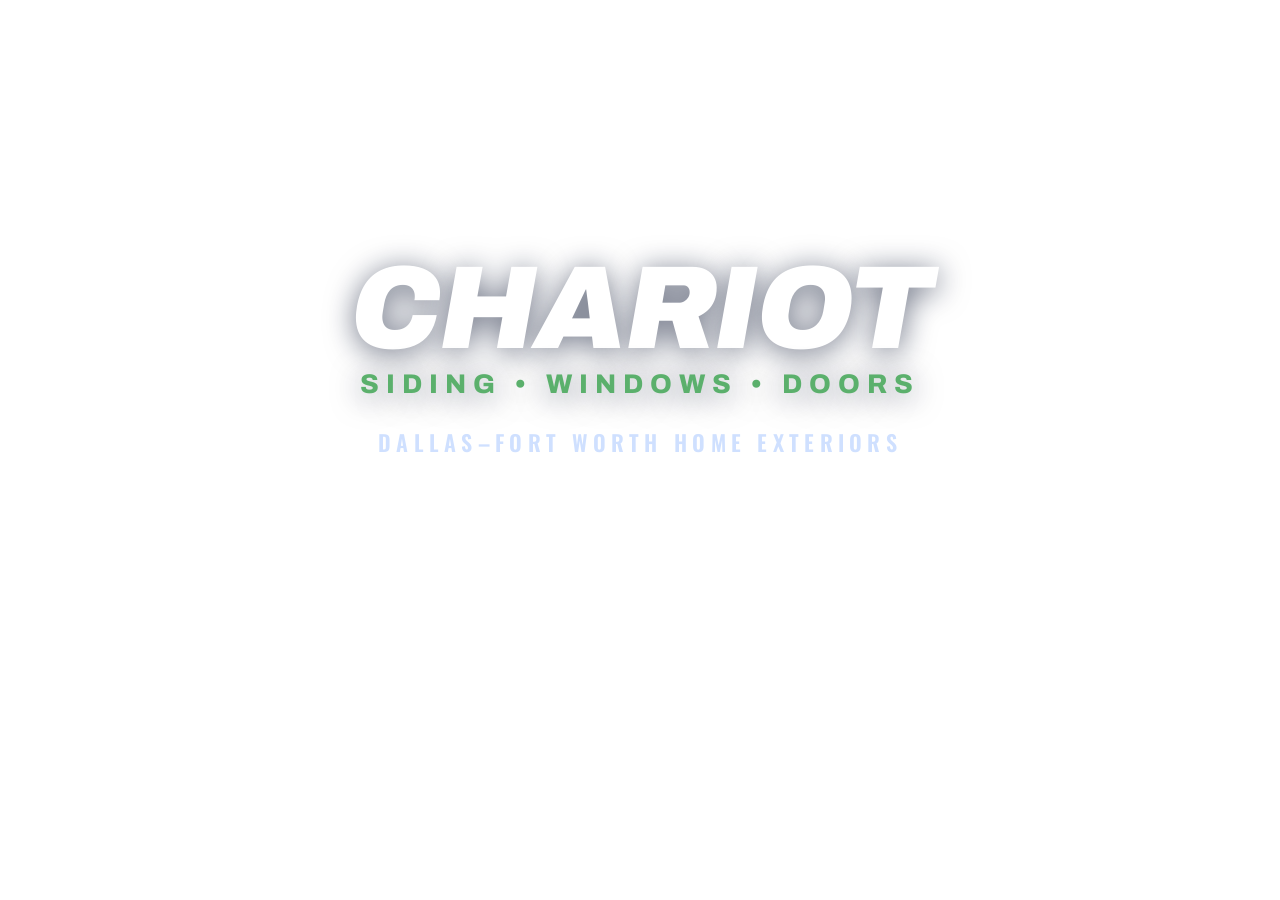
<file: build-overlay.html>
<!DOCTYPE html>
<html lang="en"><head><meta charset="utf-8">
<link href="https://fonts.googleapis.com/css2?family=Archivo:ital,wght@0,800;0,900;1,900&family=Oswald:wght@500;600;700&family=Hanken+Grotesk:wght@500;600;700&display=swap" rel="stylesheet">
<style>
  *{margin:0;padding:0;box-sizing:border-box;}
  :root{--blue:#3F6EF0;--green:#3E8C4E;--green-lt:#5BB06C;--navy:#0E2356;}
  html,body{width:1280px;height:720px;overflow:hidden;background:transparent;font-family:'Hanken Grotesk',sans-serif;}
  .frame{position:relative;width:1280px;height:720px;}
  /* persistent brand mark, top-left */
  .brandmark{position:absolute;top:46px;left:64px;font-family:'Archivo',sans-serif;font-weight:900;font-style:italic;
    color:#fff;font-size:40px;letter-spacing:-.01em;line-height:.8;text-shadow:0 2px 14px rgba(8,18,46,.5);}
  .brandmark .tag{display:block;font-weight:800;font-style:normal;color:var(--green-lt);font-size:13px;letter-spacing:.2em;margin-top:7px;}
  /* lower-left product label */
  .label{position:absolute;left:64px;bottom:70px;}
  .label .bar{width:64px;height:5px;background:var(--green-lt);border-radius:5px;margin-bottom:18px;}
  .label .name{font-family:'Oswald',sans-serif;font-weight:700;text-transform:uppercase;color:#fff;font-size:80px;
    line-height:.9;letter-spacing:.01em;text-shadow:0 3px 22px rgba(8,18,46,.6);}
  .label .desc{font-family:'Hanken Grotesk',sans-serif;font-weight:600;color:#eaf1ff;font-size:27px;margin-top:14px;
    letter-spacing:.01em;text-shadow:0 2px 12px rgba(8,18,46,.7);max-width:760px;}
  /* intro / outro centered */
  .center{position:absolute;inset:0;display:flex;flex-direction:column;align-items:center;justify-content:center;text-align:center;}
  .center .logo{font-family:'Archivo',sans-serif;font-weight:900;font-style:italic;color:#fff;font-size:118px;line-height:.8;
    letter-spacing:-.02em;text-shadow:0 4px 30px rgba(8,18,46,.6);}
  .center .logo .tag{display:block;font-weight:800;font-style:normal;color:var(--green-lt);font-size:27px;letter-spacing:.26em;margin-top:18px;}
  .center .kicker{font-family:'Oswald',sans-serif;font-weight:600;text-transform:uppercase;letter-spacing:.24em;
    color:#cfe0ff;font-size:22px;margin-top:30px;}
  .out .big{font-family:'Archivo',sans-serif;font-weight:900;color:#fff;font-size:92px;line-height:.95;letter-spacing:-.02em;text-shadow:0 4px 26px rgba(8,18,46,.6);}
  .out .big b{color:var(--green-lt);}
  .out .row{font-family:'Oswald',sans-serif;font-weight:600;color:#eaf1ff;font-size:30px;letter-spacing:.06em;margin-top:26px;}
  .out .row .dot{color:var(--green-lt);margin:0 14px;}
</style></head>
<body>
<div class="frame" id="frame"></div>
<script>
  const data = {
    intro:  { type:'intro' },
    siding: { name:'Siding', desc:'Fade-resistant colors · all-weather · lifetime warranty' },
    windows:{ name:'Windows', desc:'Elegant black &amp; wood frames · energy efficient' },
    doors:  { name:'Doors', desc:'Steel &amp; fiberglass · decorative glass · custom built' },
    sunrooms:{ name:'Sunrooms', desc:'Add bright, livable space · custom designed' },
    screenrooms:{ name:'Screen Rooms', desc:'Shade &amp; breeze · keeps the bugs out' },
    outro:  { type:'outro' },
  };
  const key = (location.hash||'#intro').slice(1);
  const d = data[key] || data.intro;
  const f = document.getElementById('frame');
  if (d.type === 'intro') {
    f.innerHTML = '<div class="center"><div class="logo">CHARIOT<span class="tag">SIDING • WINDOWS • DOORS</span></div><div class="kicker">Dallas–Fort Worth Home Exteriors</div></div>';
  } else if (d.type === 'outro') {
    f.innerHTML = '<div class="center out"><div class="logo" style="font-size:74px;margin-bottom:26px">CHARIOT<span class="tag" style="font-size:18px">SIDING • WINDOWS • DOORS</span></div><div class="big">Get a <b>Free Quote</b></div><div class="row">chariotexteriors.com<span class="dot">•</span>(682) 688-2233</div></div>';
  } else {
    f.innerHTML = '<div class="brandmark">CHARIOT<span class="tag">SIDING • WINDOWS • DOORS</span></div>'
      + '<div class="label"><div class="bar"></div><div class="name">'+d.name+'</div><div class="desc">'+d.desc+'</div></div>';
  }
</script>
</body></html>
</file>
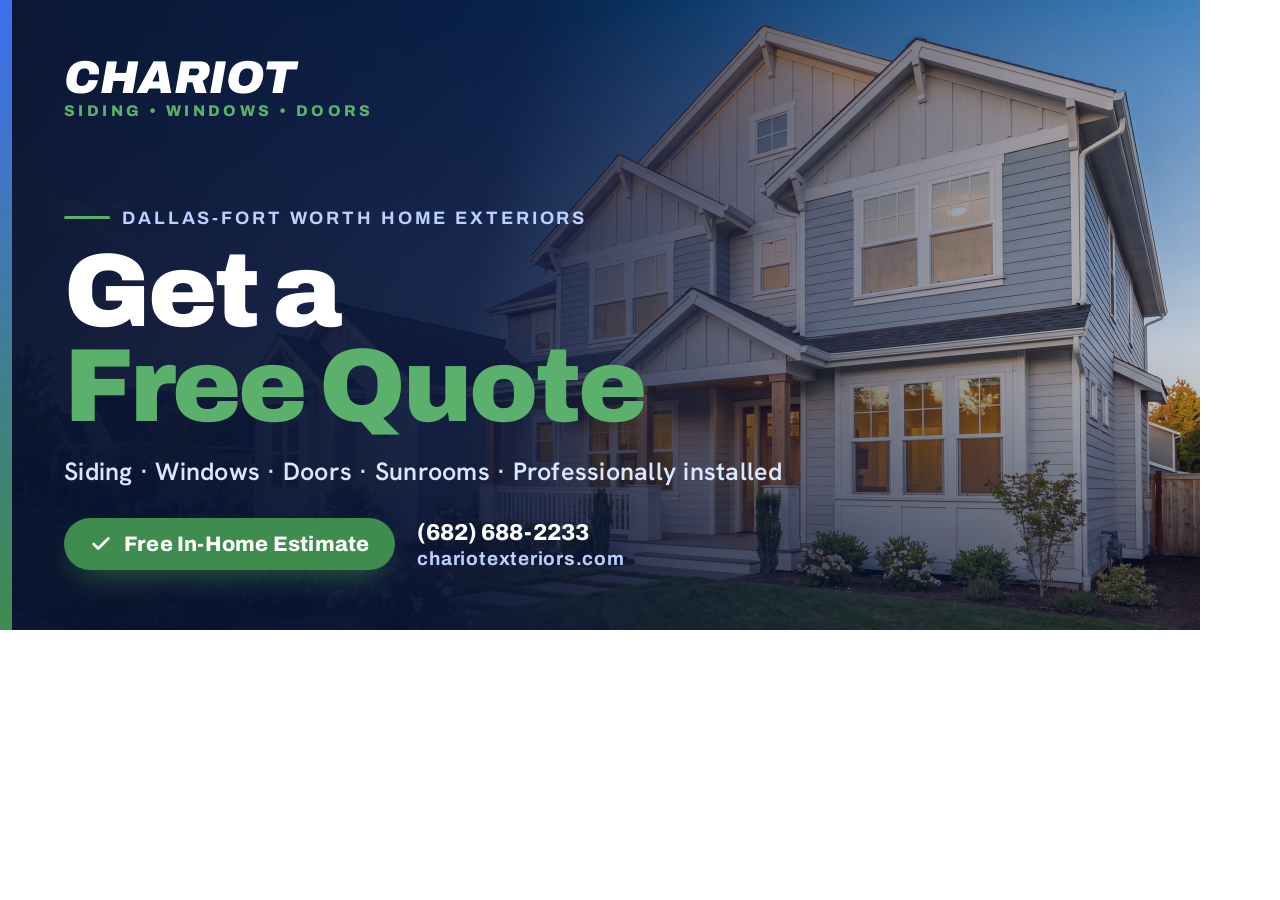
<file: og.html>
<!DOCTYPE html>
<html lang="en"><head><meta charset="utf-8">
<link href="https://fonts.googleapis.com/css2?family=Archivo:ital,wght@0,700;0,800;0,900;1,900&family=Hanken+Grotesk:wght@500;600;700&display=swap" rel="stylesheet">
<style>
  *{margin:0;padding:0;box-sizing:border-box;}
  :root{--blue:#3F6EF0;--green:#3E8C4E;--green-lt:#5BB06C;--navy:#0E2356;}
  html,body{width:1200px;height:630px;overflow:hidden;font-family:'Hanken Grotesk',sans-serif;}
  .card{position:relative;width:1200px;height:630px;overflow:hidden;background:var(--navy);}
  .bg{position:absolute;inset:0;}
  .bg img{width:100%;height:100%;object-fit:cover;}
  .scrim{position:absolute;inset:0;background:
    linear-gradient(100deg,rgba(8,18,46,.96) 0%,rgba(10,22,58,.9) 40%,rgba(10,22,58,.5) 66%,rgba(10,22,58,.12) 100%);}
  .scrim2{position:absolute;inset:0;background:linear-gradient(0deg,rgba(8,18,46,.55),rgba(8,18,46,0) 45%);}
  .inner{position:absolute;inset:0;padding:60px 64px;display:flex;flex-direction:column;}
  /* logo */
  .logo{font-family:'Archivo',sans-serif;font-weight:900;font-style:italic;line-height:.8;text-align:left;letter-spacing:-.01em;}
  .logo .word{display:block;color:#fff;font-size:46px;}
  .logo .tag{display:block;color:var(--green-lt);font-weight:800;font-style:normal;font-size:15.5px;letter-spacing:.22em;margin-top:8px;}
  /* eyebrow */
  .eyebrow{display:inline-flex;align-items:center;gap:12px;margin-top:auto;font-family:'Archivo',sans-serif;font-weight:700;
    text-transform:uppercase;letter-spacing:.16em;font-size:18px;color:#bcd0ff;}
  .eyebrow::before{content:"";width:46px;height:3px;background:var(--green-lt);border-radius:3px;}
  /* headline */
  h1{font-family:'Archivo',sans-serif;font-weight:900;color:#fff;font-size:104px;line-height:.92;letter-spacing:-.03em;margin:16px 0 0;}
  h1 .g{color:var(--green-lt);}
  .sub{font-size:25px;font-weight:600;color:#dbe6ff;margin-top:20px;letter-spacing:.01em;}
  /* pill + contact row */
  .row{display:flex;align-items:center;gap:22px;margin-top:30px;}
  .pill{display:inline-flex;align-items:center;gap:12px;background:var(--green);color:#fff;font-family:'Archivo',sans-serif;
    font-weight:800;font-size:21px;letter-spacing:.01em;padding:15px 26px;border-radius:999px;box-shadow:0 14px 30px -12px rgba(62,140,78,.7);}
  .pill svg{flex:none;}
  .contact{font-family:'Archivo',sans-serif;font-weight:800;color:#fff;font-size:23px;}
  .contact .u{color:#bcd0ff;font-weight:700;font-size:19px;display:block;margin-top:3px;letter-spacing:.04em;}
  /* corner accent */
  .bar{position:absolute;left:0;top:0;bottom:0;width:12px;background:linear-gradient(180deg,var(--blue),var(--green));}
</style></head>
<body>
  <div class="card">
    <div class="bg"><img src="images/hero.jpg" alt=""></div>
    <div class="scrim"></div><div class="scrim2"></div>
    <div class="bar"></div>
    <div class="inner">
      <div class="logo"><span class="word">CHARIOT</span><span class="tag">SIDING • WINDOWS • DOORS</span></div>
      <span class="eyebrow">Dallas-Fort Worth Home Exteriors</span>
      <h1>Get a<br><span class="g">Free Quote</span></h1>
      <div class="sub">Siding · Windows · Doors · Sunrooms · Professionally installed</div>
      <div class="row">
        <span class="pill">
          <svg width="22" height="22" viewBox="0 0 24 24" fill="none" stroke="#fff" stroke-width="3" stroke-linecap="round" stroke-linejoin="round"><path d="M20 6 9 17l-5-5"/></svg>
          Free In-Home Estimate
        </span>
        <span class="contact">(682) 688-2233<span class="u">chariotexteriors.com</span></span>
      </div>
    </div>
  </div>
</body></html>
</file>
<file: styles.css>
/* ===================================================================
   Chariot Exteriors — chariotexteriors.com
   Brand register · light · committed blue · Archivo + Hanken Grotesk
   =================================================================== */

:root{
  /* brand (exact, from business card) */
  --blue:#3F6EF0; --blue-ink:#2A52C9; --navy:#15327A; --navy-deep:#0E2356;
  --green:#3E8C4E; --green-lt:#5BB06C;
  /* neutrals — tinted toward brand, never pure black/white */
  --paper:#fbfcff; --ink:#171f2e; --muted:#56627a; --mist:#eef3fc; --mist-2:#e3ecf8;
  --line:#d9e2f1; --white:#ffffff;
  /* type */
  --display:'Archivo',system-ui,sans-serif;
  --body:'Hanken Grotesk',system-ui,sans-serif;
  --h1:clamp(2.7rem,6.4vw,5rem);
  --h2:clamp(2rem,4.2vw,3.3rem);
  --h3:clamp(1.35rem,2.1vw,1.85rem);
  --lead:clamp(1.12rem,1.7vw,1.4rem);
  /* motion */
  --ease:cubic-bezier(.16,1,.3,1);            /* ease-out-expo-ish */
  --ease-q:cubic-bezier(.22,1,.36,1);
  /* layout */
  --wrap:1200px; --pad:clamp(1.1rem,5vw,3rem); --radius:18px; --radius-sm:12px;
  --shadow:0 18px 50px -22px rgba(21,50,122,.42);
  --shadow-sm:0 8px 24px -12px rgba(21,50,122,.32);
}

*{box-sizing:border-box;}
::selection{background:var(--blue);color:#fff;}
::-moz-selection{background:var(--blue);color:#fff;}
html{scroll-behavior:smooth;scroll-padding-top:90px;-webkit-text-size-adjust:100%;}
body{
  margin:0; background:var(--paper); color:var(--ink);
  font-family:var(--body); font-size:1.12rem; line-height:1.62; font-weight:400;
  -webkit-font-smoothing:antialiased; overflow-x:hidden;
}
h1,h2,h3,h4{font-family:var(--display);line-height:1.02;letter-spacing:-.018em;margin:0;color:var(--navy);overflow-wrap:break-word;text-wrap:balance;}
h1{font-size:var(--h1);font-weight:800;letter-spacing:-.028em;}
h2{font-size:var(--h2);font-weight:800;}
h3{font-size:var(--h3);font-weight:700;}
p{margin:0 0 1rem;}
a{color:var(--blue-ink);text-decoration:none;}
img{max-width:100%;display:block;}
.wrap{max-width:var(--wrap);margin-inline:auto;padding-inline:var(--pad);}
.section{padding-block:clamp(3.6rem,8vw,6.5rem);}

/* kicker / eyebrow */
.kicker{font-family:var(--display);font-weight:700;text-transform:uppercase;letter-spacing:.14em;
  font-size:.82rem;color:var(--blue-ink);display:inline-flex;align-items:center;gap:.5rem;flex-wrap:wrap;max-width:100%;}
.kicker::before{content:"";width:26px;height:2px;background:var(--green);border-radius:2px;}
.center .kicker{justify-content:center;}

/* ---------- logo ---------- */
.logo{font-family:var(--display);font-weight:900;font-style:italic;line-height:.8;
  display:inline-block;text-align:center;letter-spacing:-.01em;}
.logo .word{display:block;color:var(--blue);}
.logo .tag{display:block;font-weight:800;font-style:normal;color:var(--green);
  letter-spacing:.04em;font-size:.36em;margin-top:.18em;}
.logo.lg .word{font-size:2.1rem;} .logo.on-dark .word{color:#fff;} .logo.on-dark .tag{color:var(--green-lt);}

/* ---------- buttons ---------- */
.btn{font-family:var(--display);font-weight:700;font-size:1.02rem;letter-spacing:.005em;
  display:inline-flex;align-items:center;justify-content:center;gap:.55rem;
  padding:.95rem 1.6rem;border-radius:999px;border:2px solid transparent;cursor:pointer;
  transition:transform .14s var(--ease),box-shadow .2s var(--ease),background .2s,color .2s;white-space:nowrap;}
.btn:active{transform:scale(.97);}
.btn-primary{background:var(--blue);color:#fff;box-shadow:0 12px 26px -10px rgba(63,110,240,.65);}
.btn-on-dark{background:#fff;color:var(--navy);}
/* secondary action sitting on a photo/dark hero — readable in every state (no white-on-white) */
.btn-outline-light{background:rgba(12,28,70,.3);color:#fff;border-color:rgba(255,255,255,.6);}
.btn-outline-light:active{transform:scale(.97);}
.btn-lg{padding:1.15rem 2rem;font-size:1.12rem;}
/* hover only where a true pointer exists, so states never stick after a tap */
@media(hover:hover){
  .btn-primary:hover{background:var(--blue-ink);box-shadow:0 16px 34px -10px rgba(63,110,240,.75);transform:translateY(-1px);}
  .btn-on-dark:hover{background:var(--mist);transform:translateY(-1px);}
  .btn-outline-light:hover{background:rgba(12,28,70,.46);border-color:#fff;color:#fff;transform:translateY(-1px);}
}
/* focus rings, context-aware and WCAG-visible */
.btn:focus-visible,.fab:focus-visible,.qw-close:focus-visible{outline:3px solid var(--blue);outline-offset:2px;box-shadow:0 0 0 5px rgba(255,255,255,.75);}
.nav-links a:focus-visible,.qa button:focus-visible{outline:2px solid var(--blue);outline-offset:3px;}
.footer a:focus-visible,.more:focus-visible{outline:2px solid #fff;outline-offset:3px;}

/* ===================== HEADER ===================== */
.site-header{position:sticky;top:0;z-index:60;background:rgba(251,252,255,.86);
  backdrop-filter:blur(12px);border-bottom:1px solid transparent;transition:border-color .3s,box-shadow .3s;}
.site-header.scrolled{border-color:var(--line);box-shadow:0 6px 24px -18px rgba(21,50,122,.5);}
.nav{display:flex;align-items:center;gap:1.5rem;height:74px;}
.nav .logo .word{font-size:1.55rem;} .nav .logo .tag{font-size:.34em;}
.nav-links{display:flex;gap:1.7rem;margin-left:auto;}
.nav-links a{color:var(--navy);font-weight:600;font-size:1rem;position:relative;padding:.3rem 0;}
.nav-links a::after{content:"";position:absolute;left:0;right:100%;bottom:-2px;height:2px;background:var(--blue);
  transition:right .28s var(--ease);}
.nav-links a:hover::after,.nav-links a:focus-visible::after{right:0;}
.nav-cta{display:flex;align-items:center;gap:1rem;}
.nav-phone{font-family:var(--display);font-weight:700;color:var(--navy);white-space:nowrap;display:inline-flex;align-items:center;gap:.4rem;}
.nav-phone:hover{color:var(--blue-ink);}
.hamburger{display:none;width:46px;height:46px;border:1px solid var(--line);border-radius:12px;background:#fff;
  align-items:center;justify-content:center;cursor:pointer;margin-left:auto;}
.hamburger span{display:block;width:20px;height:2px;background:var(--navy);position:relative;transition:.25s var(--ease);}
.hamburger span::before,.hamburger span::after{content:"";position:absolute;left:0;width:20px;height:2px;background:var(--navy);transition:.25s var(--ease);}
.hamburger span::before{top:-6px;} .hamburger span::after{top:6px;}
.hamburger[aria-expanded="true"] span{background:transparent;}
.hamburger[aria-expanded="true"] span::before{top:0;transform:rotate(45deg);}
.hamburger[aria-expanded="true"] span::after{top:0;transform:rotate(-45deg);}

/* ===================== HERO ===================== */
.hero{position:relative;color:#fff;overflow:hidden;isolation:isolate;}
.hero-bg{position:absolute;inset:0;z-index:-2;}
.hero-bg img,.hero-bg video{position:absolute;inset:0;width:100%;height:100%;object-fit:cover;object-position:center 55%;}
.hero-bg video{z-index:0;}
.hero-bg::after{content:"";position:absolute;inset:0;
  background:linear-gradient(105deg,rgba(10,24,62,.9) 0%,rgba(12,28,70,.72) 38%,rgba(12,28,70,.28) 70%,rgba(12,28,70,.12) 100%);}
.hero-grid{display:flex;align-items:center;padding-block:clamp(3rem,7vw,5.5rem);min-height:min(82vh,720px);}
.hero-copy{max-width:660px;min-width:0;}
.hero-copy .kicker{color:#bcd0ff;text-shadow:0 1px 10px rgba(8,18,46,.5);}
.hero-copy .kicker::before{background:var(--green-lt);}
.hero h1{color:#fff;margin:.6rem 0 1.1rem;text-shadow:0 2px 30px rgba(8,18,46,.35);
  overflow-wrap:anywhere;text-wrap:balance;}
.hero h1 span{display:block;}
.hero h1 .hl{color:var(--green-lt);}
.hero-sub{font-size:var(--lead);color:#e6edff;max-width:48ch;margin-bottom:1.7rem;text-shadow:0 1px 14px rgba(8,18,46,.45);}
.hero-actions{display:flex;flex-wrap:wrap;gap:.9rem;margin-bottom:1.8rem;}
.hero-trust{display:flex;flex-wrap:wrap;gap:.5rem 1.4rem;}
.hero-trust li{list-style:none;display:flex;align-items:center;gap:.5rem;font-weight:600;font-size:.96rem;color:#dbe6ff;}
.hero-trust svg{flex:none;color:var(--green-lt);}
ul.hero-trust{padding:0;margin:0;}

/* quote form fields (shared by the floating widget) */
.field{margin-bottom:.8rem;}
.field label{display:block;font-weight:600;font-size:.86rem;color:var(--navy);margin-bottom:.32rem;}
.field input,.field select,.field textarea{width:100%;font-family:var(--body);font-size:1.02rem;color:var(--ink);
  padding:.8rem .9rem;border:1.5px solid var(--line);border-radius:12px;background:#fff;transition:border-color .18s,box-shadow .18s;}
.field input:focus,.field select:focus,.field textarea:focus{outline:none;border-color:var(--blue);box-shadow:0 0 0 4px rgba(63,110,240,.16);}
.field textarea{resize:vertical;min-height:84px;}
.hp{position:absolute;left:-9999px;}

/* trust ribbon under hero */
.ribbon{background:var(--navy);color:#fff;overflow:hidden;}
.ribbon .marquee{display:flex;}
.ribbon-set{flex:0 0 100%;min-width:100%;display:flex;align-items:center;justify-content:space-around;
  gap:1.5rem;margin:0;padding:1.05rem 1.5rem;list-style:none;animation:ribbon-scroll 32s linear infinite;}
.ribbon li{display:flex;align-items:center;gap:.6rem;font-family:var(--display);font-weight:600;font-size:.98rem;letter-spacing:.01em;white-space:nowrap;}
.ribbon svg{color:var(--green-lt);flex:none;}
@keyframes ribbon-scroll{to{transform:translateX(-100%);}}
@media(hover:hover){.ribbon:hover .ribbon-set{animation-play-state:paused;}}

/* section heads */
.sec-head{max-width:62ch;margin-bottom:clamp(1.8rem,3.5vw,2.8rem);}
.sec-head.center{margin-inline:auto;text-align:center;}
.sec-head p{color:var(--muted);font-size:var(--lead);margin-top:.7rem;}

/* ===================== SERVICES (bento) ===================== */
.bento{display:grid;grid-template-columns:1fr 1fr;gap:clamp(.9rem,1.6vw,1.3rem);}
.tile{position:relative;border-radius:var(--radius);overflow:hidden;min-height:300px;color:#fff;
  display:flex;flex-direction:column;justify-content:flex-end;isolation:isolate;box-shadow:var(--shadow-sm);}
.tile.feat{grid-column:span 2;min-height:360px;}
.tile img{position:absolute;inset:0;width:100%;height:100%;object-fit:cover;z-index:-2;transition:transform .7s var(--ease);}
.tile::after{content:"";position:absolute;inset:0;z-index:-1;
  background:linear-gradient(to top,rgba(9,20,52,.88) 0%,rgba(9,20,52,.45) 45%,rgba(9,20,52,.08) 100%);}
@media(hover:hover){.tile:hover img{transform:scale(1.05);}}
.tile .body{padding:clamp(1.2rem,2.2vw,1.8rem);}
.tile h3{color:#fff;font-size:clamp(1.5rem,2.4vw,2rem);}
.tile p{color:#dde6fa;margin:.4rem 0 .8rem;max-width:42ch;}
.tile .more{font-family:var(--display);font-weight:700;color:#fff;display:inline-flex;align-items:center;gap:.4rem;
  border-bottom:2px solid var(--green-lt);padding-bottom:2px;transition:gap .2s var(--ease);}
@media(hover:hover){.tile:hover .more{gap:.7rem;}}

/* ===================== SHOWCASE VIDEO ===================== */
.showcase-frame{position:relative;max-width:1060px;margin:0 auto;border-radius:var(--radius);overflow:hidden;
  box-shadow:var(--shadow);aspect-ratio:16/9;background:#0b1430;}
.showcase-video{width:100%;height:100%;object-fit:cover;display:block;}

/* ===================== WHY (dark) ===================== */
.why{background:linear-gradient(160deg,var(--navy),var(--navy-deep));color:#fff;}
.why-grid{display:grid;grid-template-columns:.95fr 1.05fr;gap:clamp(1.8rem,4vw,4rem);align-items:center;}
.why h2{color:#fff;}
.why .lead{color:#cdd8f2;font-size:var(--lead);margin:.8rem 0 1.6rem;}
.why-list{list-style:none;padding:0;margin:0 0 1.8rem;display:grid;gap:.9rem;}
.why-list li{display:flex;gap:.85rem;align-items:flex-start;font-size:1.06rem;color:#e8eefb;}
.why-list .ic{flex:none;width:30px;height:30px;border-radius:50%;background:rgba(91,176,108,.18);
  display:flex;align-items:center;justify-content:center;color:var(--green-lt);margin-top:1px;}
.why-media{position:relative;border-radius:var(--radius);overflow:hidden;box-shadow:0 40px 80px -34px rgba(0,0,0,.7);}
.why-media img{width:100%;height:100%;object-fit:cover;aspect-ratio:4/3.4;}
.why-badge{position:absolute;left:1rem;bottom:1rem;background:rgba(255,255,255,.96);color:var(--navy);
  border-radius:14px;padding:.7rem 1rem;display:flex;align-items:center;gap:.7rem;box-shadow:var(--shadow-sm);}
.why-badge .n{font-family:var(--display);font-weight:900;font-size:1.7rem;color:var(--blue);line-height:1;}
.why-badge .t{font-size:.82rem;font-weight:600;line-height:1.15;}

/* ===================== BEFORE / AFTER ===================== */
.ba-wrap{max-width:1000px;margin-inline:auto;}
.ba-slider{position:relative;border-radius:var(--radius);overflow:hidden;box-shadow:var(--shadow);
  aspect-ratio:16/10;user-select:none;touch-action:pan-y;cursor:ew-resize;background:#0b1430;}
.ba-slider img{position:absolute;inset:0;width:100%;height:100%;object-fit:cover;pointer-events:none;}
.ba-after{clip-path:inset(0 0 0 var(--pos,50%));}
.ba-tag{position:absolute;top:.8rem;font-family:var(--display);font-weight:700;font-size:.78rem;letter-spacing:.08em;
  text-transform:uppercase;color:#fff;padding:.3rem .7rem;border-radius:8px;}
.ba-tag.b{left:.8rem;background:rgba(40,52,72,.85);} .ba-tag.a{right:.8rem;background:var(--green);}
.ba-handle{position:absolute;top:0;bottom:0;left:var(--pos,50%);width:3px;background:#fff;transform:translateX(-50%);pointer-events:none;box-shadow:0 0 16px rgba(0,0,0,.4);}
.ba-handle::after{content:"";position:absolute;top:50%;left:50%;transform:translate(-50%,-50%);width:46px;height:46px;border-radius:50%;
  background:#fff;box-shadow:var(--shadow-sm);background-image:url("data:image/svg+xml,%3Csvg xmlns='http://www.w3.org/2000/svg' width='26' height='26' fill='none' stroke='%2315327A' stroke-width='2.4' stroke-linecap='round'%3E%3Cpath d='M9 7l-5 6 5 6M17 7l5 6-5 6'/%3E%3C/svg%3E");background-repeat:no-repeat;background-position:center;}

/* ===================== PROCESS ===================== */
.steps{display:grid;grid-template-columns:repeat(3,1fr);gap:clamp(1rem,2vw,1.6rem);position:relative;}
.step{text-align:center;position:relative;padding:0 .5rem;}
.step .num{width:74px;height:74px;border-radius:50%;margin:0 auto .9rem;display:flex;align-items:center;justify-content:center;
  font-family:var(--display);font-weight:900;font-size:1.9rem;color:#fff;background:linear-gradient(160deg,var(--blue),var(--blue-ink));
  box-shadow:0 14px 30px -12px rgba(63,110,240,.6);position:relative;z-index:2;}
.step h3{font-size:1.25rem;margin-bottom:.35rem;}
.step p{color:var(--muted);font-size:1rem;max-width:30ch;margin-inline:auto;}
.steps::before{content:"";position:absolute;top:37px;left:16%;right:16%;height:3px;border-radius:3px;
  background:linear-gradient(90deg,var(--blue),var(--green));opacity:.4;z-index:0;}

/* ===================== TESTIMONIALS ===================== */
.reviews{background:var(--mist);}
.review-grid{display:grid;grid-template-columns:repeat(auto-fit,minmax(290px,1fr));gap:clamp(1rem,2vw,1.5rem);}
.review{background:#fff;border:1px solid var(--line);border-radius:var(--radius);padding:1.6rem 1.5rem;box-shadow:var(--shadow-sm);
  display:flex;flex-direction:column;}
.stars{display:flex;gap:2px;margin-bottom:.8rem;}
.stars svg{color:#F5A623;}
.review blockquote{margin:0 0 1.1rem;font-size:1.08rem;line-height:1.55;color:var(--ink);}
.review .who{display:flex;align-items:center;gap:.8rem;margin-top:auto;}
.review .av{width:56px;height:56px;border-radius:50%;object-fit:cover;flex:none;border:2px solid #fff;
  box-shadow:0 4px 12px -4px rgba(21,50,122,.45);}
.review .who b{display:flex;align-items:center;gap:6px;color:var(--navy);font-size:1rem;}
.review .who .vrf{color:var(--green);flex:none;}
.review .who span{color:var(--muted);font-size:.88rem;}

/* ===================== SERVICE AREA ===================== */
.area-grid{display:grid;grid-template-columns:.9fr 1.1fr;gap:clamp(1.5rem,4vw,3.5rem);align-items:start;}
.cities{display:flex;flex-wrap:wrap;gap:.6rem;padding-top:.55rem;}
.cities span{background:#fff;border:1px solid var(--line);border-radius:999px;padding:.5rem 1rem;font-weight:600;
  font-size:.96rem;color:var(--navy);}
.cities span.more{background:var(--mist);color:var(--muted);}

/* ===================== FAQ ===================== */
.faq{max-width:820px;margin-inline:auto;}
.qa{border-bottom:1px solid var(--line);}
.qa button{width:100%;display:flex;align-items:center;justify-content:space-between;gap:1rem;text-align:left;
  background:none;border:none;cursor:pointer;padding:1.25rem 0;font-family:var(--display);font-weight:700;
  font-size:1.15rem;color:var(--navy);}
.qa .ico{flex:none;width:28px;height:28px;border-radius:50%;border:2px solid var(--line);position:relative;transition:.25s var(--ease);}
.qa .ico::before,.qa .ico::after{content:"";position:absolute;background:var(--blue);border-radius:2px;top:50%;left:50%;transition:.25s var(--ease);}
.qa .ico::before{width:12px;height:2px;transform:translate(-50%,-50%);}
.qa .ico::after{width:2px;height:12px;transform:translate(-50%,-50%);}
.qa:has(button[aria-expanded="true"]) .ico{border-color:var(--blue);background:rgba(63,110,240,.08);}
.qa:has(button[aria-expanded="true"]) .ico::after{transform:translate(-50%,-50%) scaleY(0);}
.qa .ans{display:grid;grid-template-rows:0fr;visibility:hidden;transition:grid-template-rows .3s var(--ease),visibility .3s;}
.qa:has(button[aria-expanded="true"]) .ans{grid-template-rows:1fr;visibility:visible;}
.qa .ans>div{overflow:hidden;}
.qa .ans p{color:var(--muted);font-size:1.05rem;padding-bottom:1.25rem;margin:0;}

/* ===================== FINAL CTA ===================== */
.cta-band{position:relative;color:#fff;text-align:center;isolation:isolate;overflow:hidden;}
.cta-band img{position:absolute;inset:0;width:100%;height:100%;object-fit:cover;z-index:-2;}
.cta-band::after{content:"";position:absolute;inset:0;z-index:-1;background:linear-gradient(180deg,rgba(9,20,52,.82),rgba(9,20,52,.9));}
.cta-band .inner{padding-block:clamp(4rem,9vw,7rem);}
.cta-band h2{color:#fff;max-width:18ch;margin:0 auto 1rem;}
.cta-band p{color:#d7e1fb;font-size:var(--lead);max-width:48ch;margin:0 auto 2rem;}
.cta-actions{display:flex;flex-wrap:wrap;gap:1rem;justify-content:center;}

/* ===================== FOOTER ===================== */
.footer{background:var(--navy-deep);color:#cdd8f2;padding-block:clamp(3rem,6vw,4.5rem) 1.5rem;}
.foot-grid{display:grid;grid-template-columns:1.4fr 1fr 1fr 1.2fr;gap:clamp(1.5rem,3vw,2.5rem);margin-bottom:2.5rem;}
.footer h3{color:#fff;font-size:1rem;text-transform:uppercase;letter-spacing:.08em;margin-bottom:1rem;font-weight:700;}
.footer a{color:#cdd8f2;display:block;padding:.28rem 0;}
.footer a:hover{color:#fff;}
.foot-about p{color:#aebbdc;font-size:.98rem;max-width:34ch;}
.foot-contact div{margin-bottom:.5rem;font-size:.98rem;}
.foot-contact b{color:#fff;}
.foot-bottom{border-top:1px solid rgba(255,255,255,.12);padding-top:1.4rem;display:flex;flex-wrap:wrap;gap:.6rem 1.5rem;
  justify-content:space-between;align-items:center;font-size:.86rem;color:#92a1c8;}
.foot-bottom a{display:inline;color:#aebbdc;}

/* ---------- scroll reveal ---------- */
.reveal{opacity:0;transform:translateY(22px);transition:opacity .7s var(--ease),transform .7s var(--ease);}
.reveal.in{opacity:1;transform:none;}
.reveal.d1{transition-delay:.08s;} .reveal.d2{transition-delay:.16s;}

/* ===================== RESPONSIVE ===================== */
@media(max-width:920px){
  .why-grid,.area-grid{grid-template-columns:1fr;}
  .why-media{order:-1;}
  .bento{grid-template-columns:1fr;}
  .tile.feat{grid-column:auto;}
  .foot-grid{grid-template-columns:1fr 1fr;}
}
@media(max-width:680px){
  .nav-links,.nav-phone{display:none;}
  .hamburger{display:flex;}
  .nav .nav-cta .btn{display:none;}
  .mobile-menu{display:block;}
  .steps{grid-template-columns:1fr;gap:2rem;}
  .steps::before{display:none;}
  .foot-grid{grid-template-columns:1fr;}
  /* mobile hero: let the photo carry it. image > headline > tidy CTA */
  .hero-bg::after{background:linear-gradient(180deg,
    rgba(9,20,52,.9) 0%,rgba(9,20,52,.6) 28%,rgba(9,20,52,.26) 52%,rgba(9,20,52,.16) 74%,rgba(9,20,52,.46) 100%);}
  .hero-grid{min-height:clamp(540px,80svh,720px);align-items:flex-end;padding-block:clamp(2rem,6vw,3rem);}
  .hero-bg img,.hero-bg video{object-position:center 62%;}
  .hero-copy{max-width:none;}
  h1{font-size:clamp(1.9rem,7.8vw,2.5rem);}
  .hero-copy .kicker{font-size:.72rem;letter-spacing:.1em;}
  .hero-sub{font-size:1.04rem;max-width:40ch;margin-bottom:1.4rem;}
  .hero-actions{flex-direction:row;flex-wrap:wrap;gap:.6rem;margin-bottom:0;}
  .hero-actions .btn{width:auto;}
  .hero .btn-lg{padding:.82rem 1.4rem;font-size:1rem;}
  .hero-trust{display:none;}            /* redundant with the ribbon below */

  /* trust ribbon: natural-width items so labels aren't squished while scrolling */
  .ribbon-set{flex:0 0 auto;min-width:max-content;justify-content:flex-start;gap:2.2rem;font-size:.94rem;}
  .ribbon li{font-size:.94rem;}
}

/* ---------- mobile menu ---------- */
.mobile-menu{display:none;position:fixed;inset:74px 0 auto;z-index:55;background:var(--paper);
  border-bottom:1px solid var(--line);box-shadow:var(--shadow);padding:1rem var(--pad) 1.6rem;
  transform:translateY(-110%);transition:transform .34s var(--ease);}
.mobile-menu.open{transform:translateY(0);}
.mobile-menu a{display:block;font-family:var(--display);font-weight:700;font-size:1.25rem;color:var(--navy);
  padding:.85rem 0;border-bottom:1px solid var(--line);}
.mobile-menu .btn{width:100%;margin-top:1rem;}
.mobile-menu .mphone{display:flex;align-items:center;gap:.5rem;justify-content:center;margin-top:.8rem;font-weight:700;color:var(--blue-ink);font-family:var(--display);}

/* ===================== FLOATING QUOTE WIDGET ===================== */
.fab{position:fixed;right:clamp(14px,3vw,26px);bottom:clamp(14px,3vw,26px);z-index:85;
  display:inline-flex;align-items:center;gap:.6rem;padding:.8rem 1.35rem .8rem .8rem;
  background:var(--blue);color:#fff;border:none;border-radius:999px;cursor:pointer;
  font-family:var(--display);font-weight:700;font-size:1.06rem;
  box-shadow:0 16px 36px -10px rgba(63,110,240,.72),0 4px 12px -4px rgba(8,18,46,.32);
  transition:transform .18s var(--ease),box-shadow .25s var(--ease),background .2s,opacity .22s var(--ease);}
@media(hover:hover){.fab:hover{background:var(--blue-ink);transform:translateY(-2px);}}
.fab:active{transform:scale(.97);}
.fab-ic{display:inline-flex;align-items:center;justify-content:center;width:34px;height:34px;border-radius:50%;background:rgba(255,255,255,.2);}
.fab-ic svg{animation:fab-pulse 2.6s var(--ease) infinite;}
@keyframes fab-pulse{0%,100%{transform:scale(1)}50%{transform:scale(1.14)}}
.fab.hide{transform:scale(.55) translateY(12px);opacity:0;pointer-events:none;}

.quote-backdrop{position:fixed;inset:0;z-index:84;background:rgba(8,18,46,.5);opacity:0;
  transition:opacity .28s var(--ease);}
.quote-backdrop.show{opacity:1;}

.quote-widget{position:fixed;right:clamp(12px,3vw,26px);bottom:clamp(12px,3vw,26px);z-index:86;
  width:min(392px,calc(100vw - 24px));max-height:min(648px,calc(100dvh - 80px));overflow-y:auto;
  background:var(--paper);border-radius:22px;box-shadow:0 44px 100px -26px rgba(8,18,46,.66);
  transform-origin:bottom right;transform:scale(.9) translateY(16px);opacity:0;
  transition:transform .32s var(--ease),opacity .26s var(--ease);overscroll-behavior:contain;}
.quote-widget.open{transform:none;opacity:1;}
.qw-head{position:sticky;top:0;display:flex;align-items:center;justify-content:space-between;gap:1rem;
  padding:1.05rem 1.2rem;background:linear-gradient(155deg,var(--navy),var(--navy-deep));color:#fff;}
.qw-head-txt strong{font-family:var(--display);font-weight:800;font-size:1.32rem;display:block;line-height:1.05;}
.qw-head-txt span{font-size:.85rem;color:#cdd8f2;}
.qw-close{flex:none;width:38px;height:38px;border-radius:50%;border:none;background:rgba(255,255,255,.16);color:#fff;
  cursor:pointer;display:flex;align-items:center;justify-content:center;transition:background .2s,transform .15s var(--ease);}
.qw-close:hover{background:rgba(255,255,255,.28);}
.qw-close:active{transform:scale(.92);}
.qw-form{padding:1.2rem;}
.qw-form .btn{width:100%;}
.qw-form .fineprint{font-size:.78rem;color:var(--muted);margin-top:.7rem;text-align:center;}
@media(max-width:480px){
  .fab .fab-label{font-size:.98rem;}
  .quote-widget{max-height:min(648px,calc(100dvh - 70px));}
}

@media(prefers-reduced-motion:reduce){
  html{scroll-behavior:auto !important;}
  *,*::before,*::after{animation-duration:.01ms !important;animation-iteration-count:1 !important;transition-duration:.01ms !important;}
  .reveal{opacity:1 !important;transform:none !important;}
  .quote-widget{transform:none;}
  .hero-video{display:none;}            /* show the static poster instead of motion */
}
</file>
